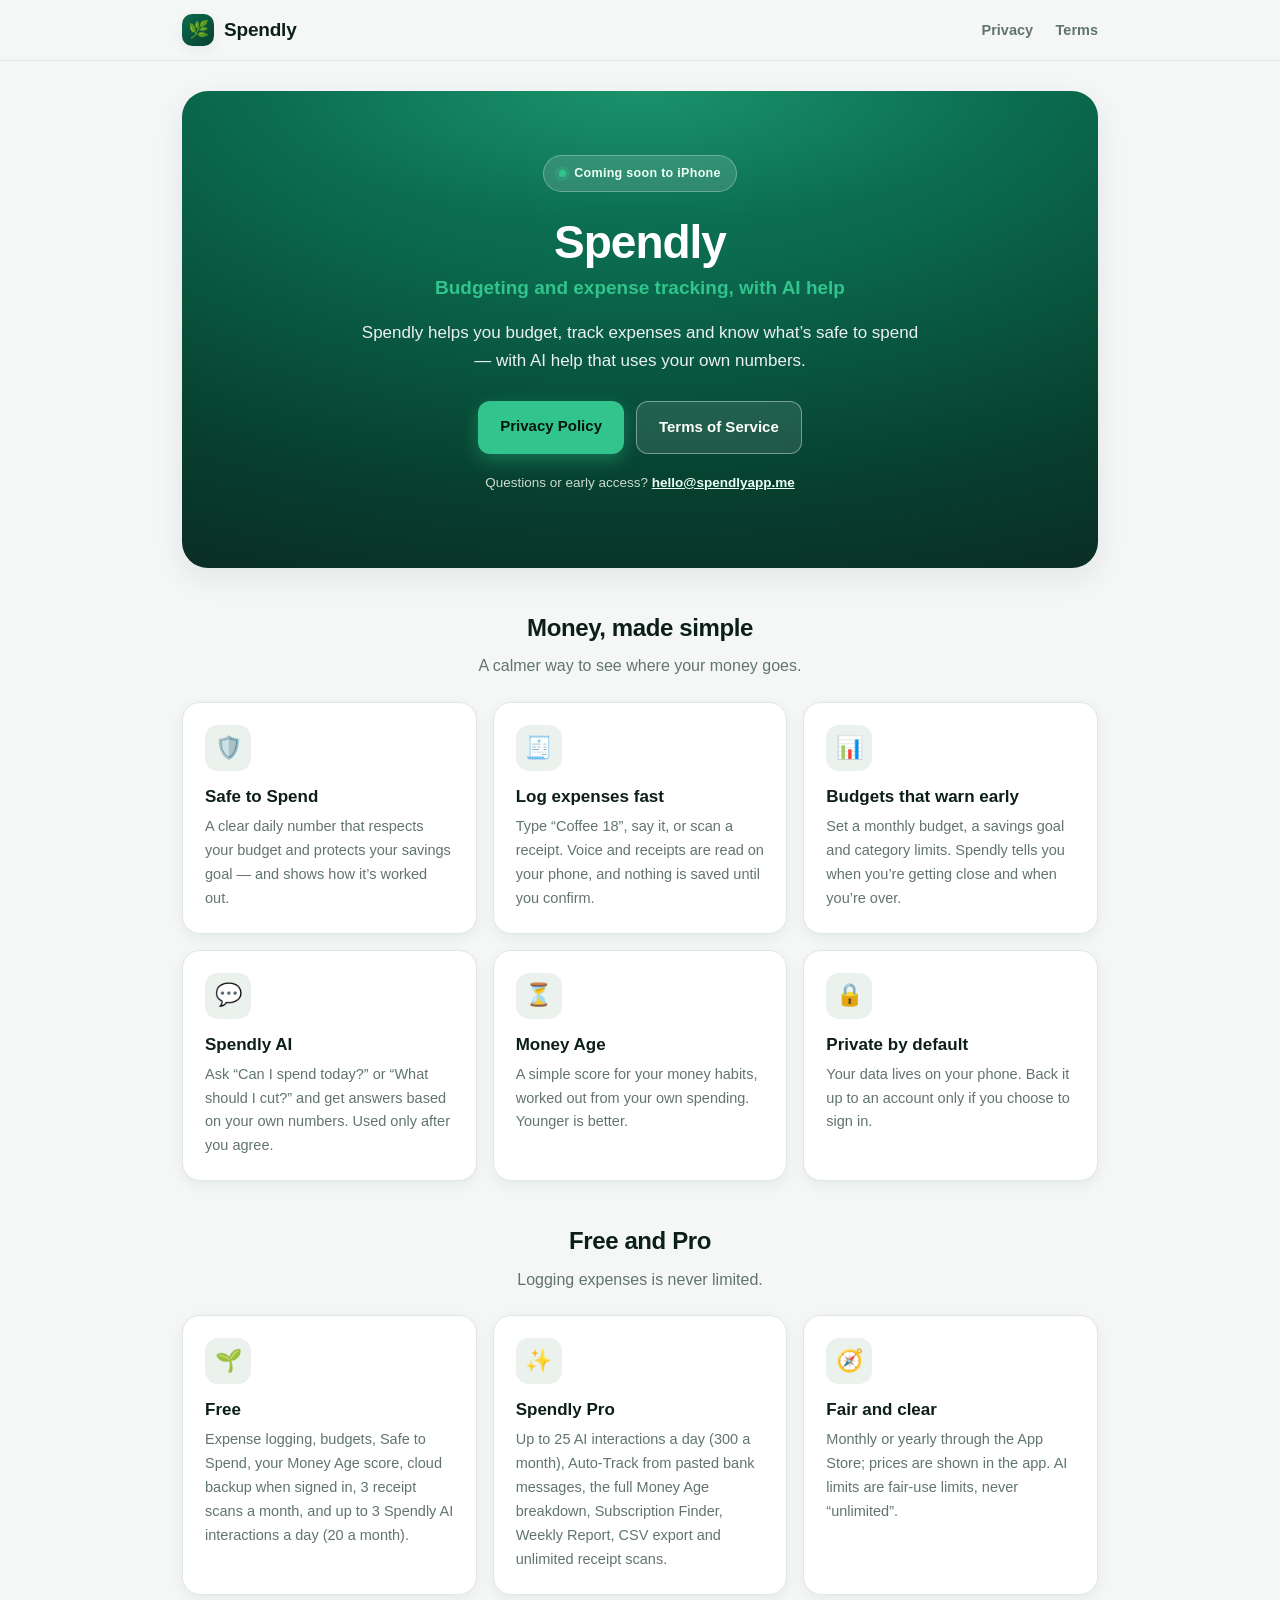
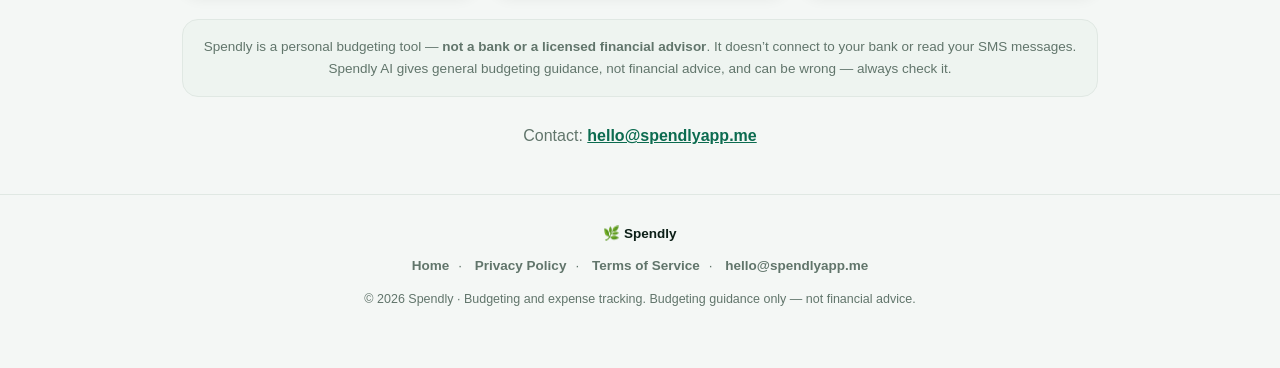
<file: index.html>
<!DOCTYPE html>
<html lang="en">
<head>
  <meta charset="UTF-8" />
  <meta name="viewport" content="width=device-width, initial-scale=1" />
  <title>Spendly — Budgeting and expense tracking, with AI help</title>
  <meta name="description" content="Spendly helps you budget, track expenses and know what’s safe to spend — with AI help that uses your own numbers." />
  <meta name="theme-color" content="#07402f" />
  <link rel="icon" href="/favicon.ico" sizes="32x32" />
  <link rel="icon" type="image/png" href="/favicon-32.png" />
  <link rel="apple-touch-icon" href="/apple-touch-icon.png" />
  <link rel="stylesheet" href="/styles.css?v=2026-10-04" />
</head>
<body>
  <header class="nav">
    <div class="nav-inner">
      <a class="brand" href="/"><span class="leaf">🌿</span> Spendly</a>
      <nav class="nav-links">
        <a href="/privacy">Privacy</a>
        <a href="/terms">Terms</a>
      </nav>
    </div>
  </header>

  <main class="wrap">
    <section class="hero">
      <span class="badge"><span class="dot"></span> Coming soon to iPhone</span>
      <h1>Spendly</h1>
      <p class="tagline">Budgeting and expense tracking, with AI help</p>
      <p class="lead">Spendly helps you budget, track expenses and know what’s safe to spend — with AI help that uses your own numbers.</p>
      <div class="btn-row">
        <a class="btn btn-primary" href="/privacy">Privacy Policy</a>
        <a class="btn btn-ghost" href="/terms">Terms of Service</a>
      </div>
      <p class="notify">Questions or early access? <a href="mailto:hello@spendlyapp.me">hello@spendlyapp.me</a></p>
    </section>

    <div class="section-head">
      <h2>Money, made simple</h2>
      <p>A calmer way to see where your money goes.</p>
    </div>

    <section class="features">
      <div class="feature">
        <div class="icon">🛡️</div>
        <h3>Safe to Spend</h3>
        <p>A clear daily number that respects your budget and protects your savings goal — and shows how it’s worked out.</p>
      </div>
      <div class="feature">
        <div class="icon">🧾</div>
        <h3>Log expenses fast</h3>
        <p>Type “Coffee 18”, say it, or scan a receipt. Voice and receipts are read on your phone, and nothing is saved until you confirm.</p>
      </div>
      <div class="feature">
        <div class="icon">📊</div>
        <h3>Budgets that warn early</h3>
        <p>Set a monthly budget, a savings goal and category limits. Spendly tells you when you’re getting close and when you’re over.</p>
      </div>
      <div class="feature">
        <div class="icon">💬</div>
        <h3>Spendly AI</h3>
        <p>Ask “Can I spend today?” or “What should I cut?” and get answers based on your own numbers. Used only after you agree.</p>
      </div>
      <div class="feature">
        <div class="icon">⏳</div>
        <h3>Money Age</h3>
        <p>A simple score for your money habits, worked out from your own spending. Younger is better.</p>
      </div>
      <div class="feature">
        <div class="icon">🔒</div>
        <h3>Private by default</h3>
        <p>Your data lives on your phone. Back it up to an account only if you choose to sign in.</p>
      </div>
    </section>

    <div class="section-head">
      <h2>Free and Pro</h2>
      <p>Logging expenses is never limited.</p>
    </div>

    <section class="features">
      <div class="feature">
        <div class="icon">🌱</div>
        <h3>Free</h3>
        <p>Expense logging, budgets, Safe to Spend, your Money Age score, cloud backup when signed in, 3 receipt scans a month, and up to 3 Spendly AI interactions a day (20 a month).</p>
      </div>
      <div class="feature">
        <div class="icon">✨</div>
        <h3>Spendly Pro</h3>
        <p>Up to 25 AI interactions a day (300 a month), Auto-Track from pasted bank messages, the full Money Age breakdown, Subscription Finder, Weekly Report, CSV export and unlimited receipt scans.</p>
      </div>
      <div class="feature">
        <div class="icon">🧭</div>
        <h3>Fair and clear</h3>
        <p>Monthly or yearly through the App Store; prices are shown in the app. AI limits are fair-use limits, never “unlimited”.</p>
      </div>
    </section>

    <p class="disclaimer">
      Spendly is a personal budgeting tool — <strong>not a bank or a licensed financial advisor</strong>. It doesn’t connect to your bank or read your SMS messages.
      Spendly AI gives general budgeting guidance, not financial advice, and can be wrong — always check it.
    </p>

    <p class="contact-cta">
      Contact: <a href="mailto:hello@spendlyapp.me">hello@spendlyapp.me</a>
    </p>
  </main>

  <footer class="footer">
    <div class="f-brand">🌿 Spendly</div>
    <div class="f-links">
      <a href="/">Home</a>·
      <a href="/privacy">Privacy Policy</a>·
      <a href="/terms">Terms of Service</a>·
      <a href="mailto:hello@spendlyapp.me">hello@spendlyapp.me</a>
    </div>
    <p class="f-note">© 2026 Spendly · Budgeting and expense tracking. Budgeting guidance only — not financial advice.</p>
  </footer>
</body>
</html>
</file>
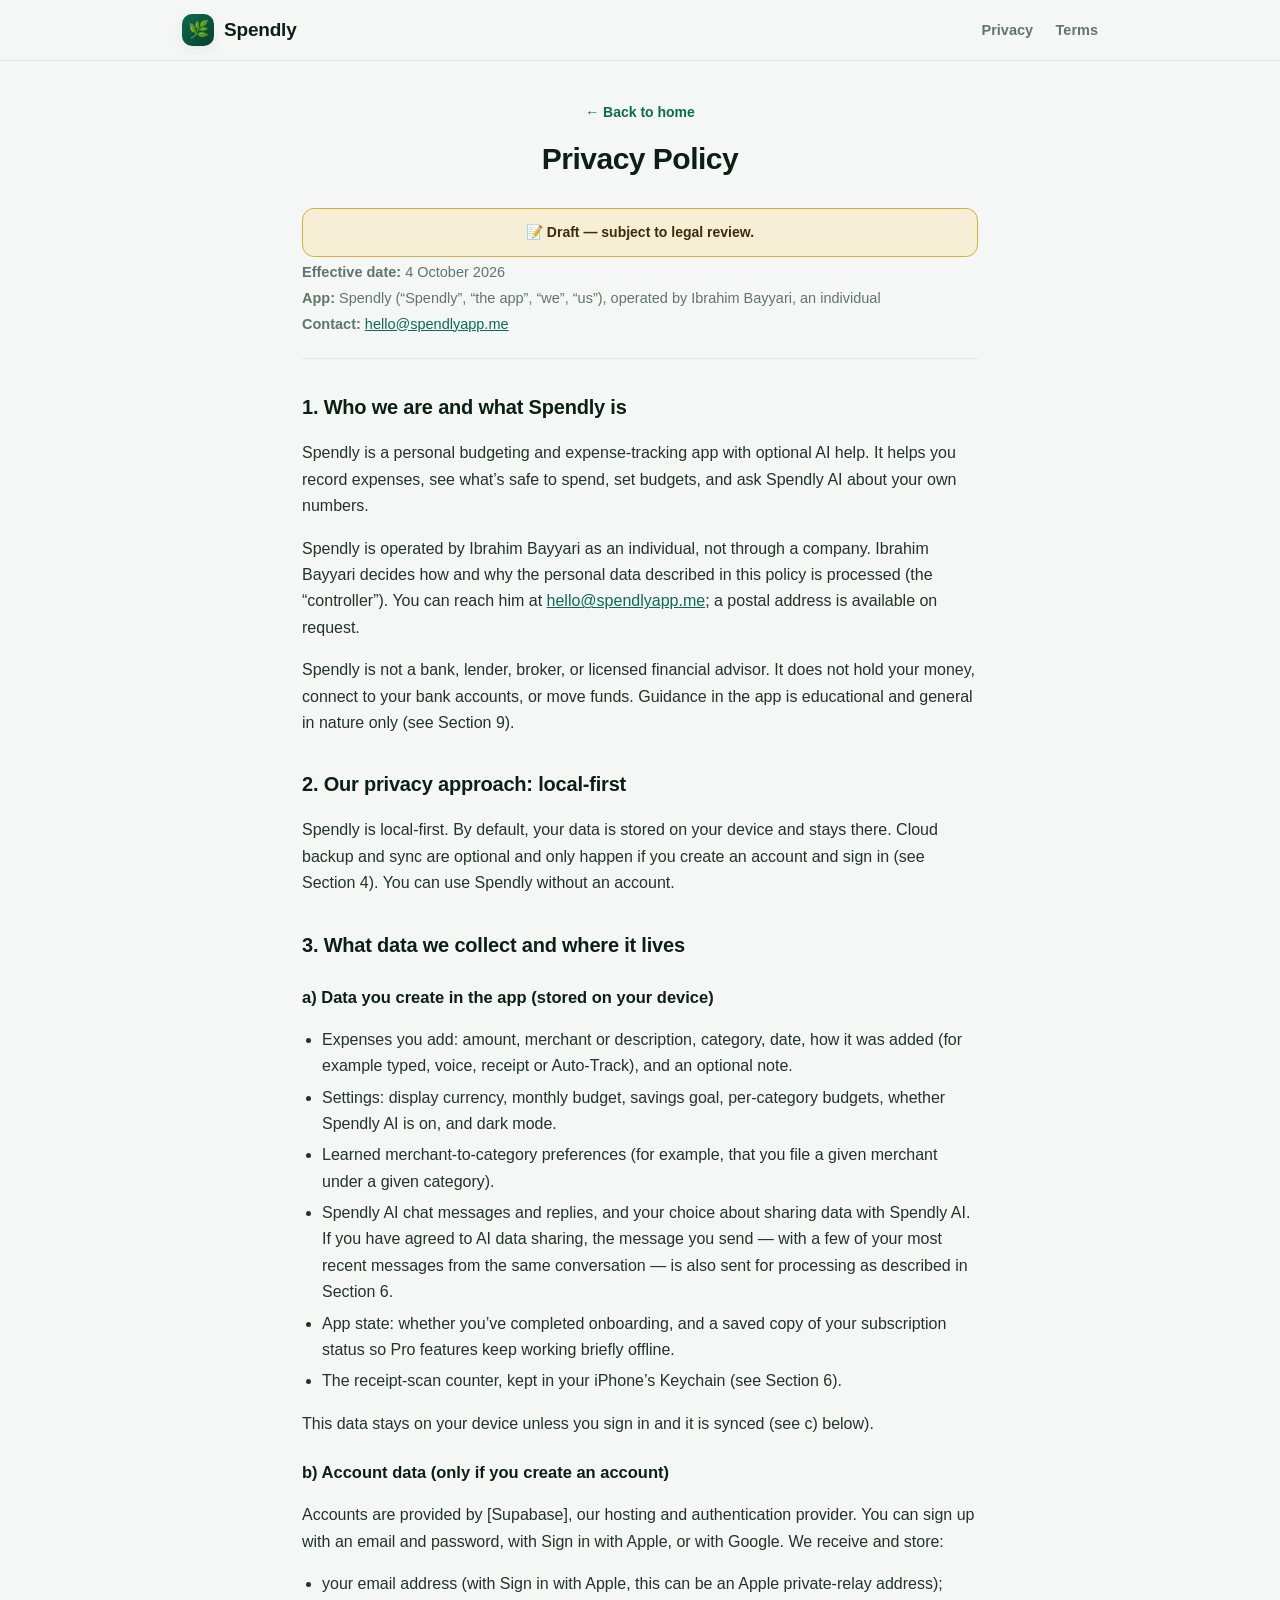
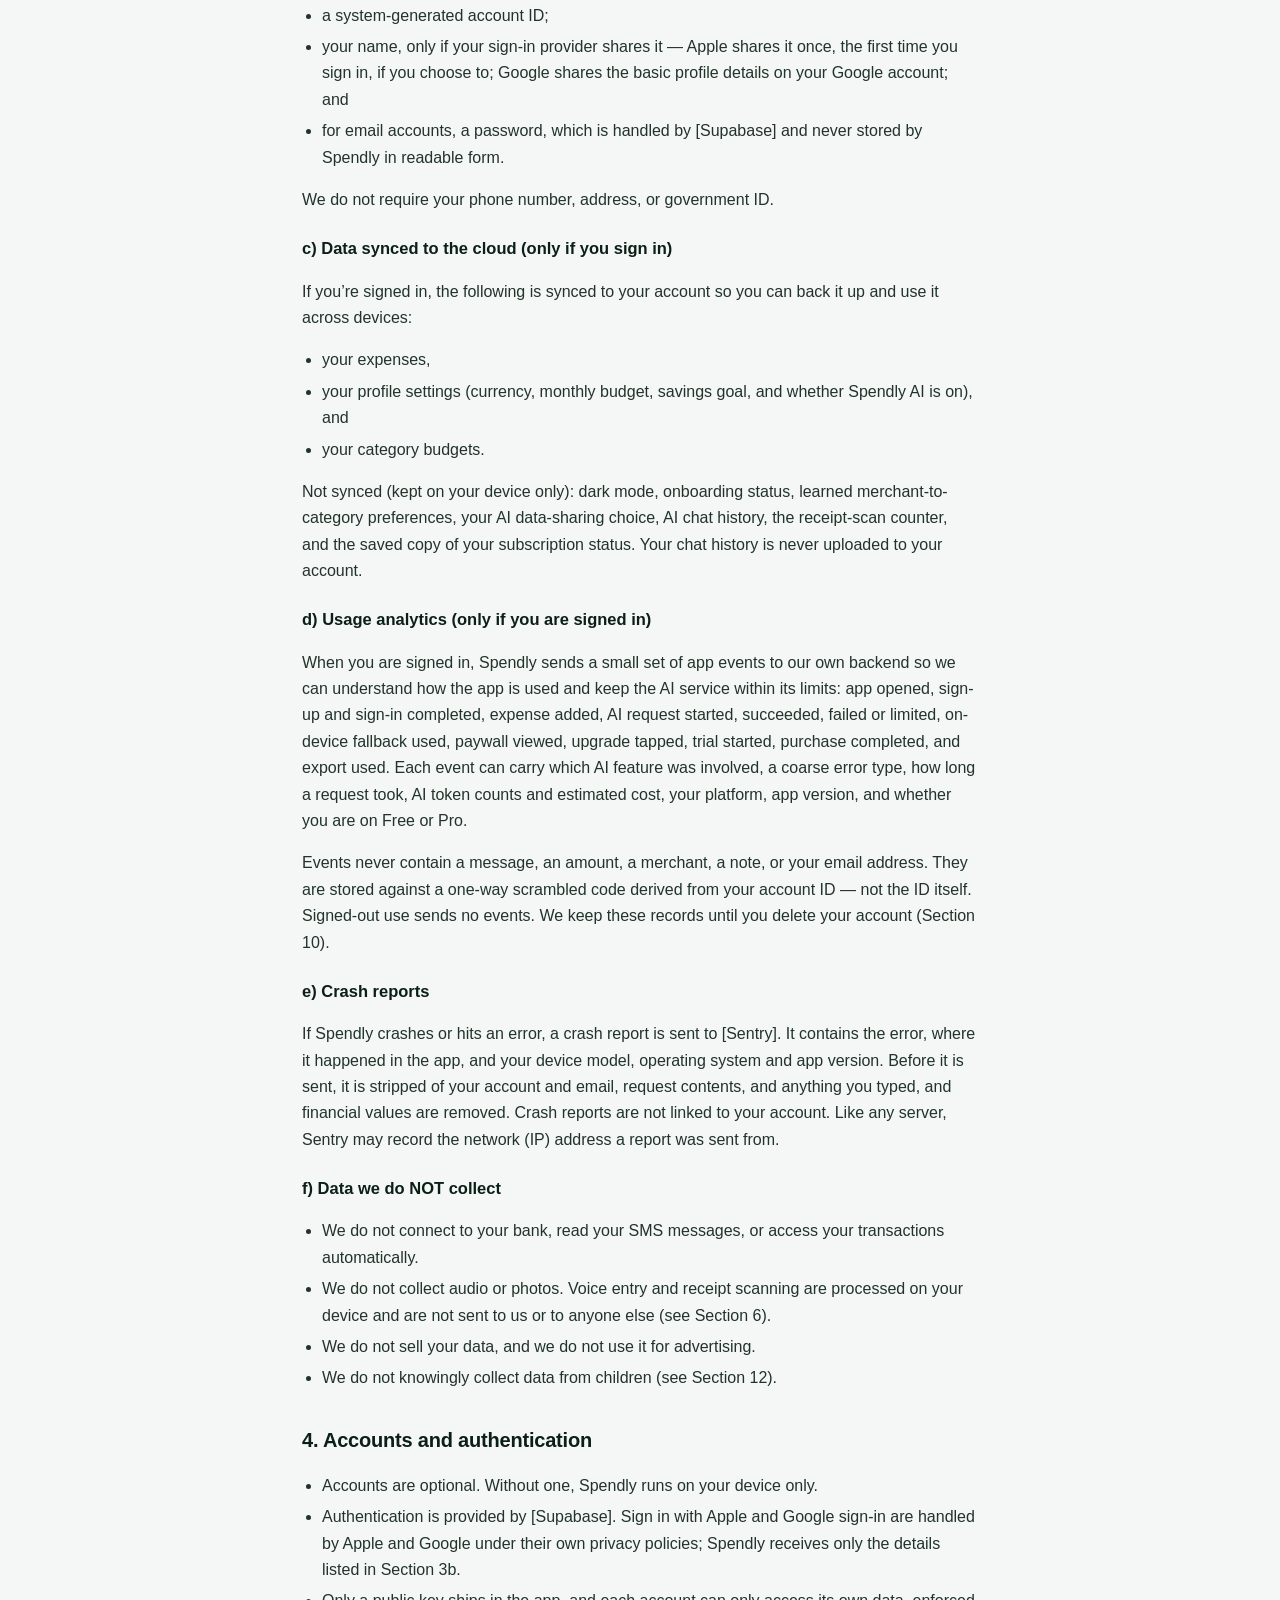
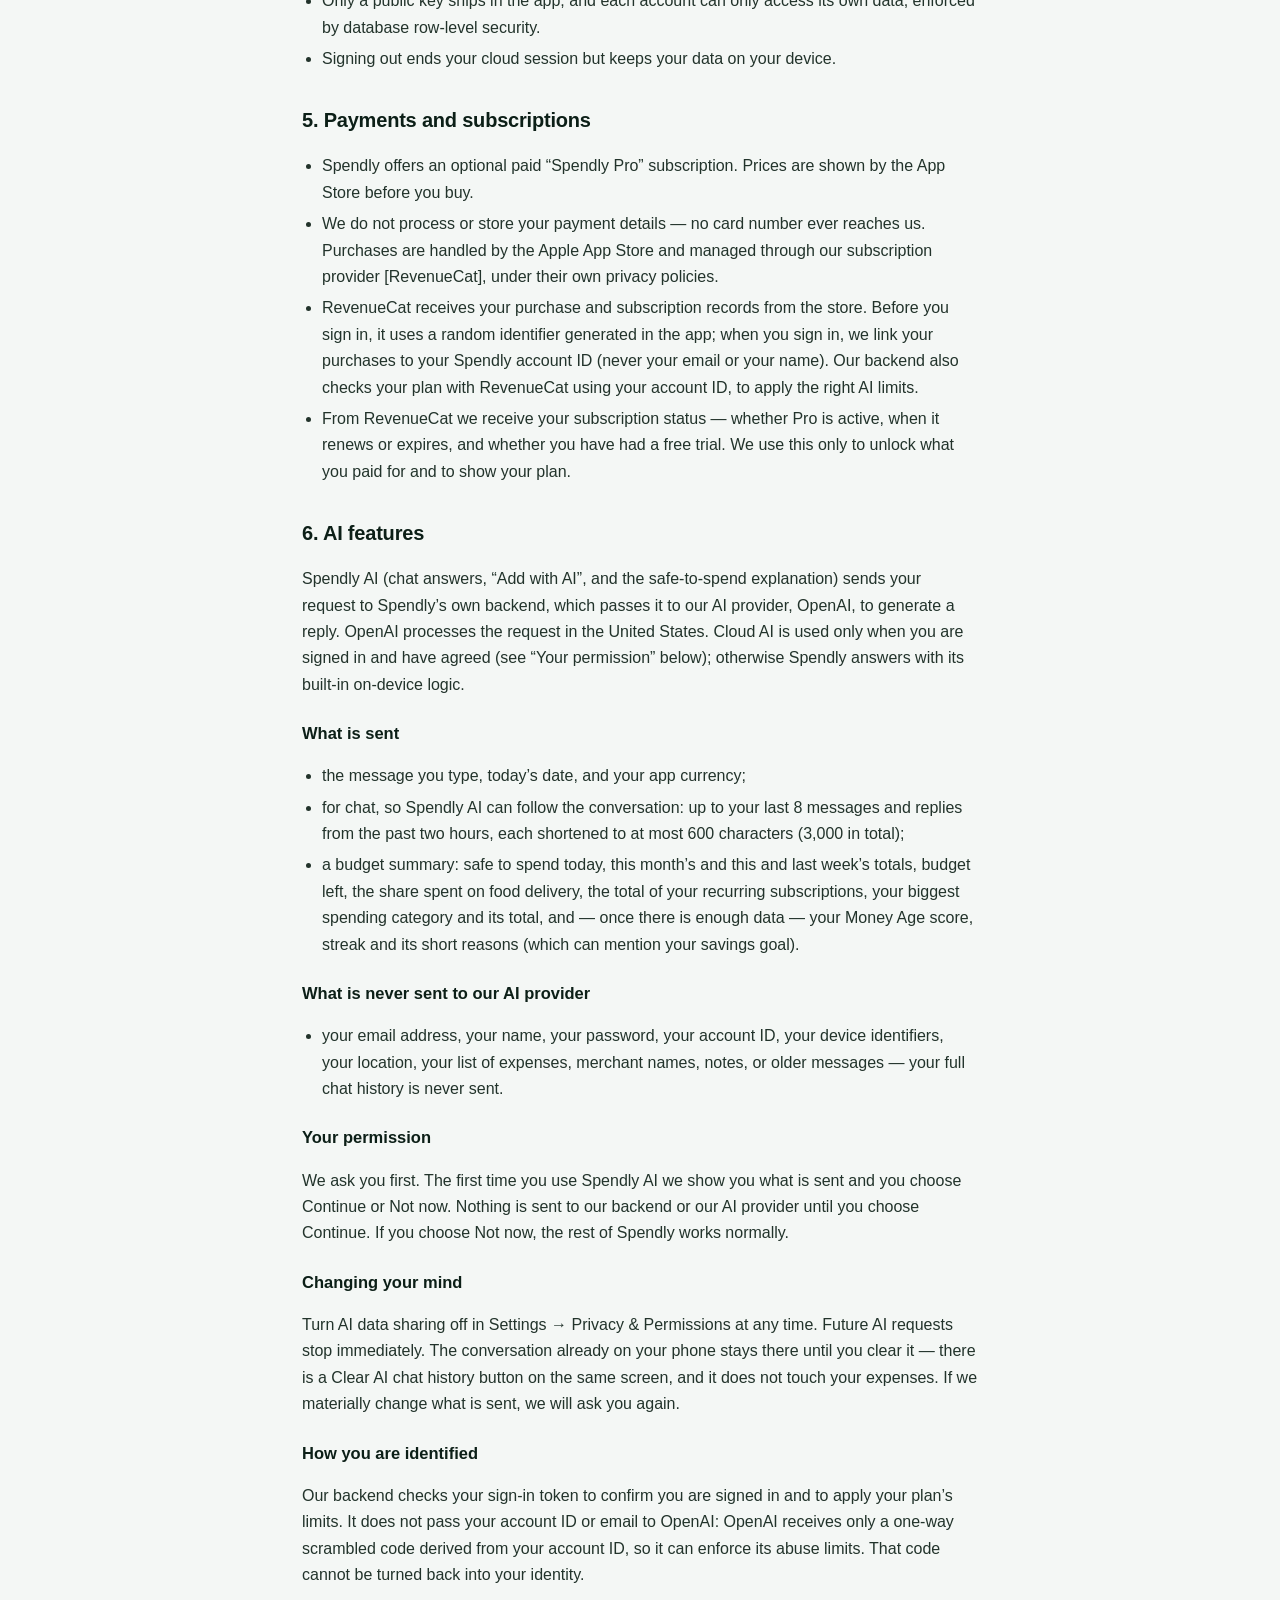
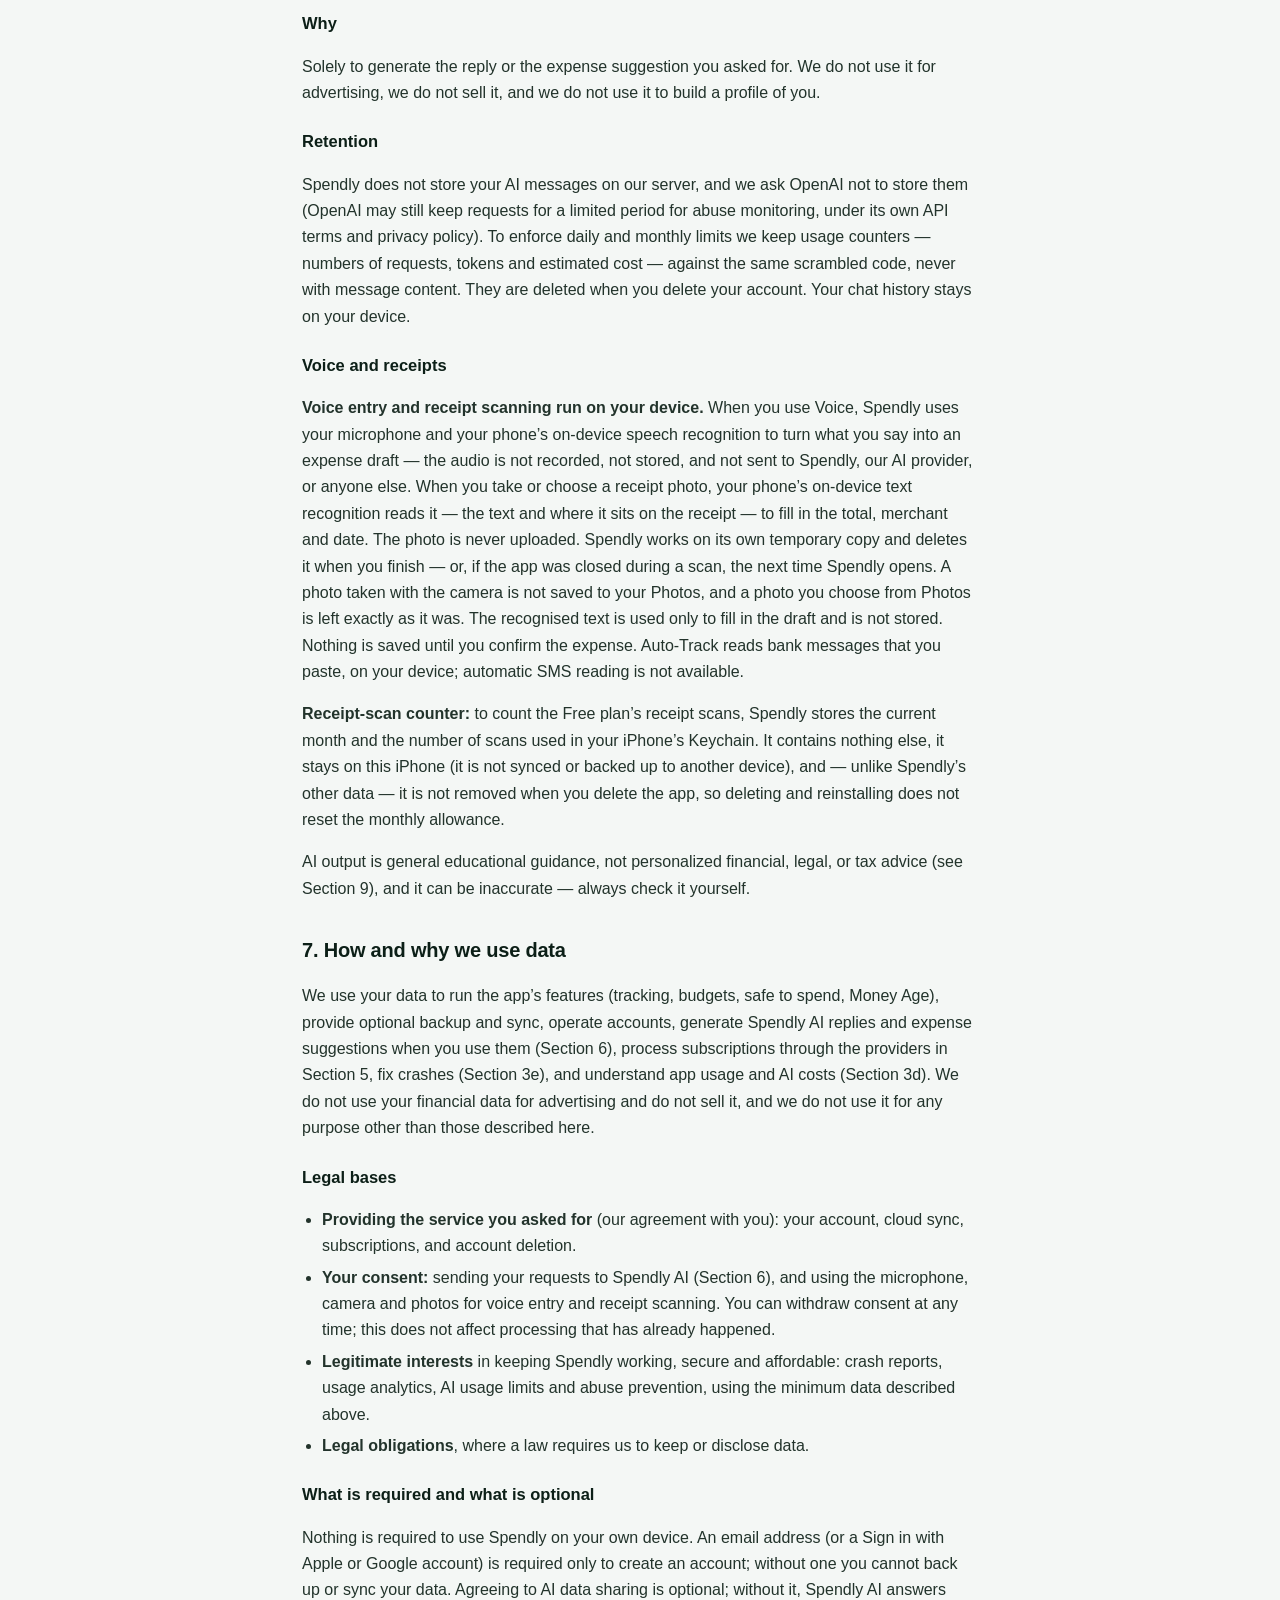
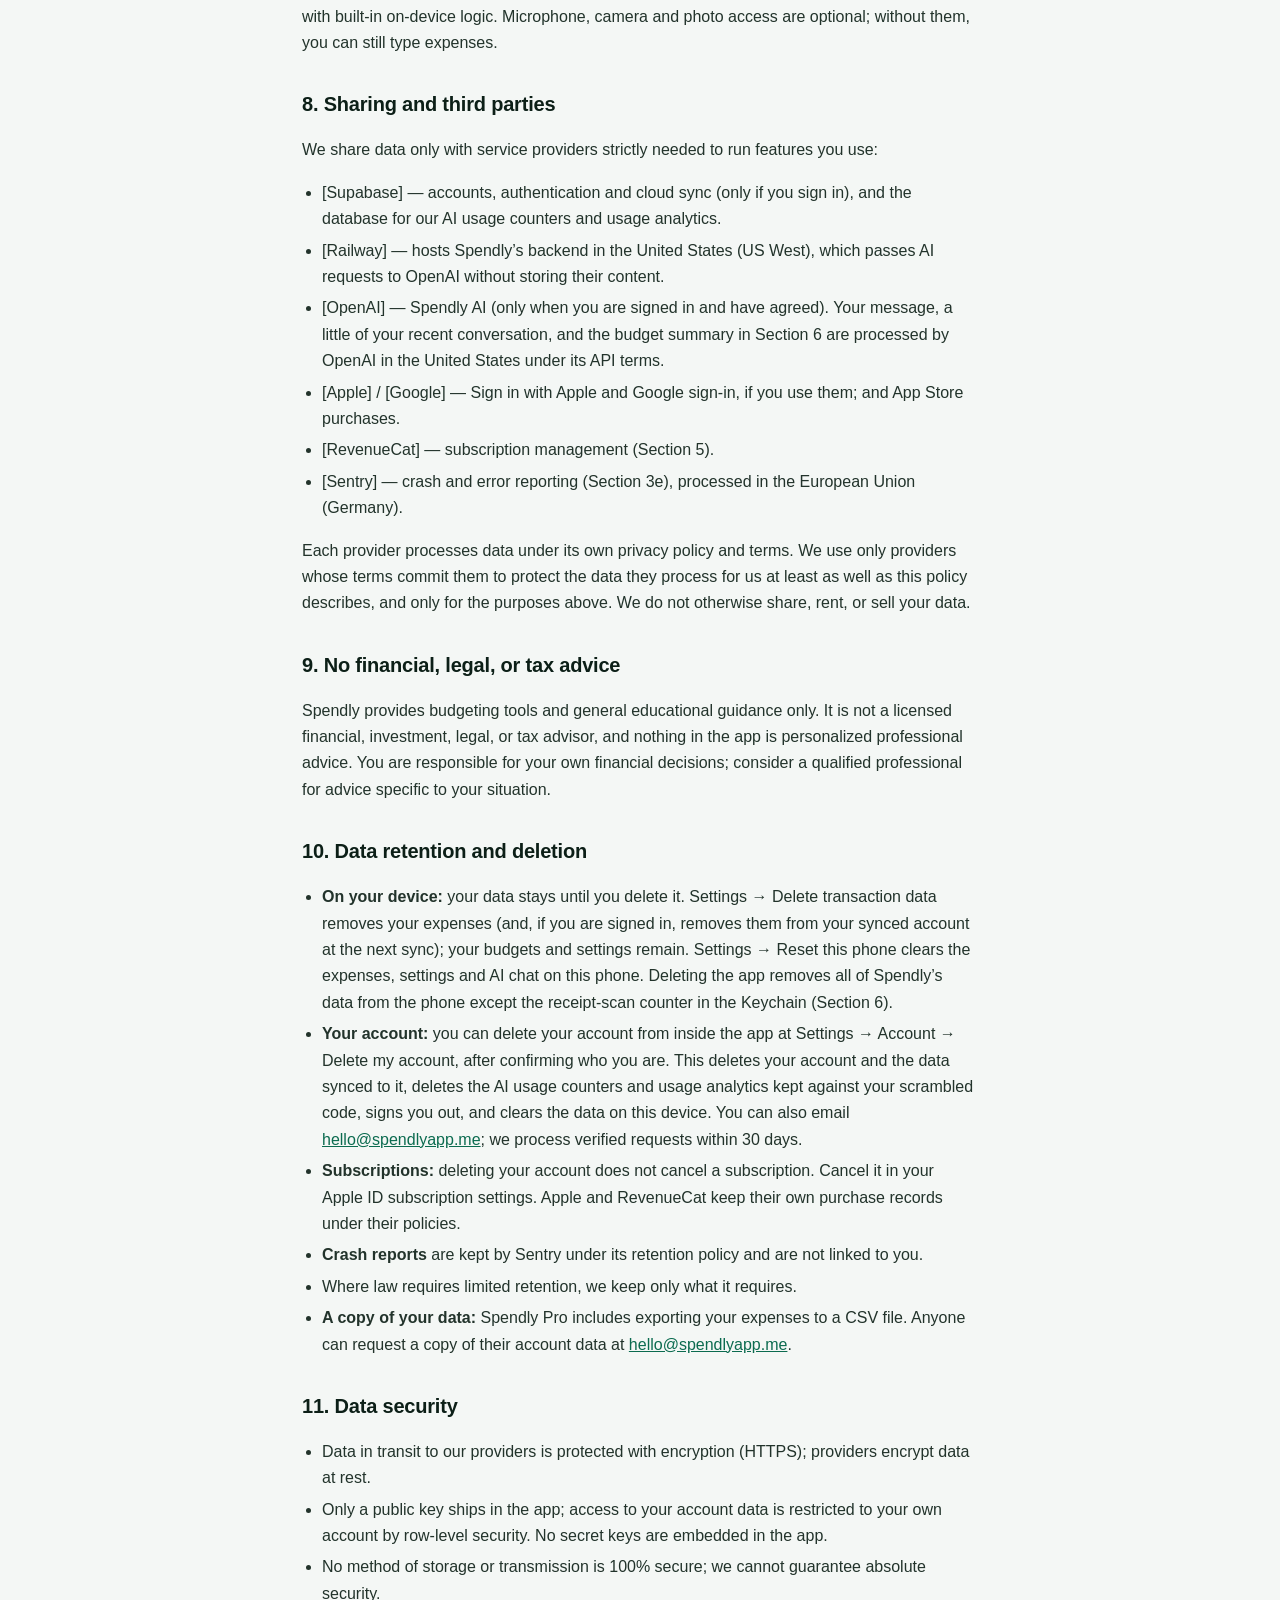
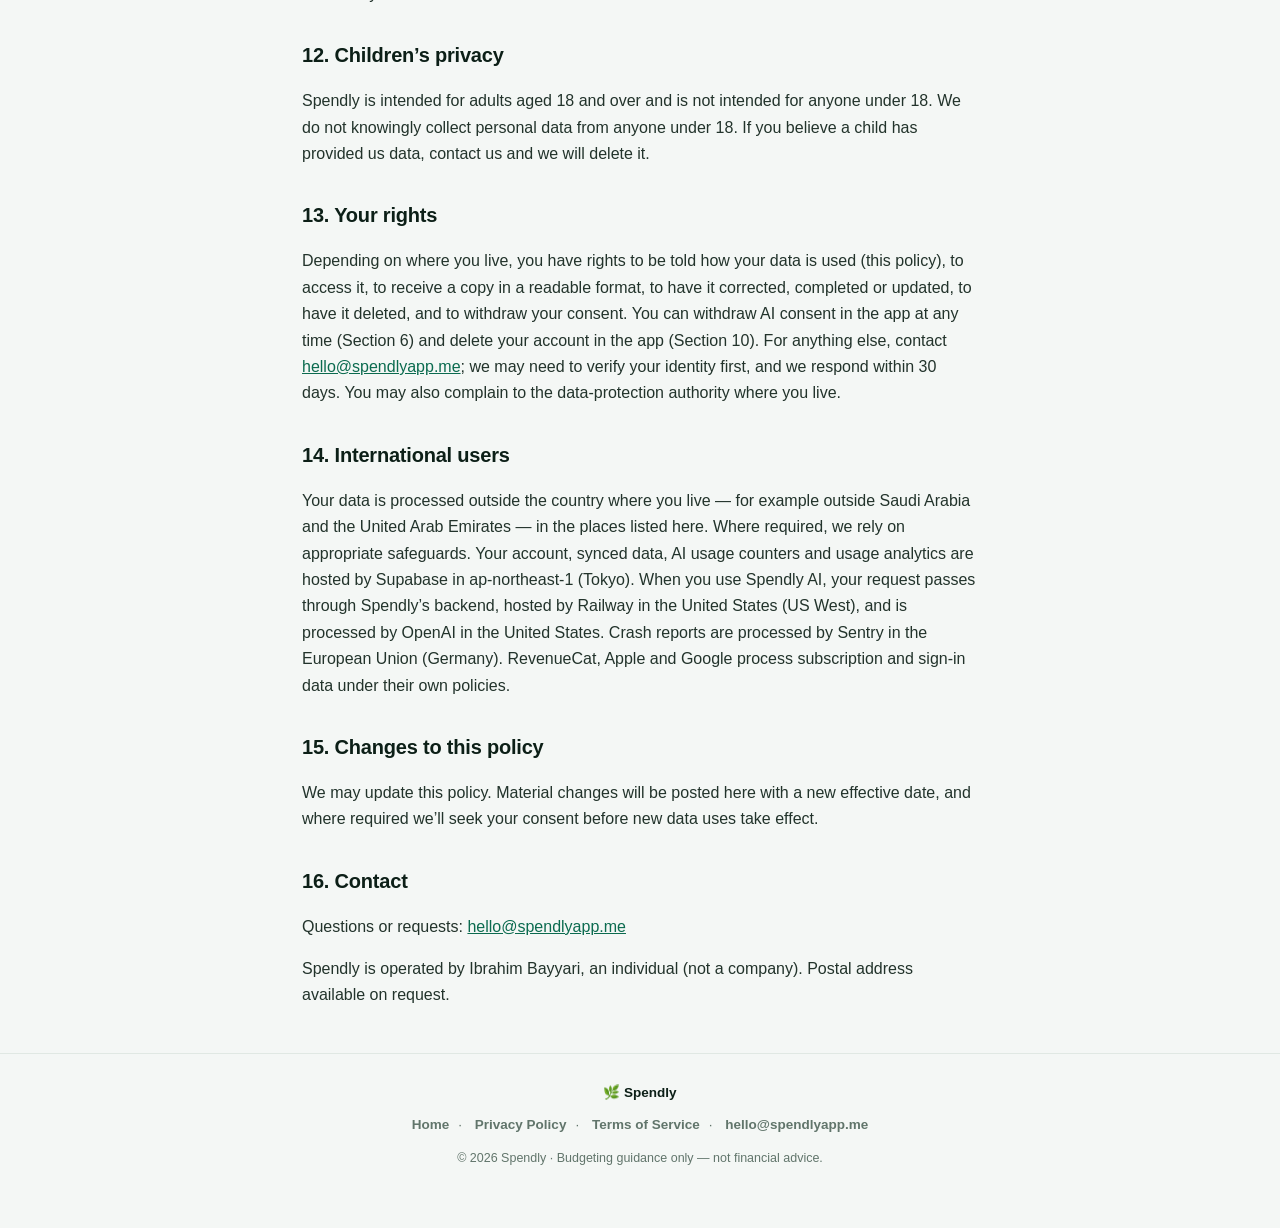
<file: privacy/index.html>
<!DOCTYPE html>
<html lang="en">
<head>
  <meta charset="UTF-8" />
  <meta name="viewport" content="width=device-width, initial-scale=1" />
  <title>Spendly — Privacy Policy</title>
  <meta name="description" content="Spendly Privacy Policy (draft — subject to legal review)." />
  <meta name="theme-color" content="#07402f" />
  <link rel="icon" href="/favicon.ico" sizes="32x32" />
  <link rel="icon" type="image/png" href="/favicon-32.png" />
  <link rel="apple-touch-icon" href="/apple-touch-icon.png" />
  <link rel="stylesheet" href="/styles.css?v=2026-10-04" />
</head>
<body>
  <header class="nav">
    <div class="nav-inner">
      <a class="brand" href="/"><span class="leaf">🌿</span> Spendly</a>
      <nav class="nav-links">
        <a href="/privacy">Privacy</a>
        <a href="/terms">Terms</a>
      </nav>
    </div>
  </header>

  <main class="wrap-read legal">
    <div class="page-head">
      <a class="back-link" href="/">← Back to home</a>
      <h1>Privacy Policy</h1>
    </div>
    <div class="draft-note">📝 Draft — subject to legal review.</div>

    <p class="meta"><strong>Effective date:</strong> 4 October 2026</p>
    <p class="meta"><strong>App:</strong> Spendly (“Spendly”, “the app”, “we”, “us”), operated by Ibrahim Bayyari, an individual</p>
    <p class="meta"><strong>Contact:</strong> <a href="mailto:hello@spendlyapp.me">hello@spendlyapp.me</a></p>
    <hr class="divider" />

    <h2>1. Who we are and what Spendly is</h2>
    <p>Spendly is a personal budgeting and expense-tracking app with optional AI help. It helps you record expenses, see what’s safe to spend, set budgets, and ask Spendly AI about your own numbers.</p>
    <p>Spendly is operated by Ibrahim Bayyari as an individual, not through a company. Ibrahim Bayyari decides how and why the personal data described in this policy is processed (the “controller”). You can reach him at <a href="mailto:hello@spendlyapp.me">hello@spendlyapp.me</a>; a postal address is available on request.</p>
    <p>Spendly is not a bank, lender, broker, or licensed financial advisor. It does not hold your money, connect to your bank accounts, or move funds. Guidance in the app is educational and general in nature only (see Section 9).</p>

    <h2>2. Our privacy approach: local-first</h2>
    <p>Spendly is local-first. By default, your data is stored on your device and stays there. Cloud backup and sync are optional and only happen if you create an account and sign in (see Section 4). You can use Spendly without an account.</p>

    <h2>3. What data we collect and where it lives</h2>
    <h3>a) Data you create in the app (stored on your device)</h3>
    <ul>
      <li>Expenses you add: amount, merchant or description, category, date, how it was added (for example typed, voice, receipt or Auto-Track), and an optional note.</li>
      <li>Settings: display currency, monthly budget, savings goal, per-category budgets, whether Spendly AI is on, and dark mode.</li>
      <li>Learned merchant-to-category preferences (for example, that you file a given merchant under a given category).</li>
      <li>Spendly AI chat messages and replies, and your choice about sharing data with Spendly AI. If you have agreed to AI data sharing, the message you send — with a few of your most recent messages from the same conversation — is also sent for processing as described in Section 6.</li>
      <li>App state: whether you’ve completed onboarding, and a saved copy of your subscription status so Pro features keep working briefly offline.</li>
      <li>The receipt-scan counter, kept in your iPhone’s Keychain (see Section 6).</li>
    </ul>
    <p>This data stays on your device unless you sign in and it is synced (see c) below).</p>

    <h3>b) Account data (only if you create an account)</h3>
    <p>Accounts are provided by [Supabase], our hosting and authentication provider. You can sign up with an email and password, with Sign in with Apple, or with Google. We receive and store:</p>
    <ul>
      <li>your email address (with Sign in with Apple, this can be an Apple private-relay address);</li>
      <li>a system-generated account ID;</li>
      <li>your name, only if your sign-in provider shares it — Apple shares it once, the first time you sign in, if you choose to; Google shares the basic profile details on your Google account; and</li>
      <li>for email accounts, a password, which is handled by [Supabase] and never stored by Spendly in readable form.</li>
    </ul>
    <p>We do not require your phone number, address, or government ID.</p>

    <h3>c) Data synced to the cloud (only if you sign in)</h3>
    <p>If you’re signed in, the following is synced to your account so you can back it up and use it across devices:</p>
    <ul>
      <li>your expenses,</li>
      <li>your profile settings (currency, monthly budget, savings goal, and whether Spendly AI is on), and</li>
      <li>your category budgets.</li>
    </ul>
    <p>Not synced (kept on your device only): dark mode, onboarding status, learned merchant-to-category preferences, your AI data-sharing choice, AI chat history, the receipt-scan counter, and the saved copy of your subscription status. Your chat history is never uploaded to your account.</p>

    <h3>d) Usage analytics (only if you are signed in)</h3>
    <p>When you are signed in, Spendly sends a small set of app events to our own backend so we can understand how the app is used and keep the AI service within its limits: app opened, sign-up and sign-in completed, expense added, AI request started, succeeded, failed or limited, on-device fallback used, paywall viewed, upgrade tapped, trial started, purchase completed, and export used. Each event can carry which AI feature was involved, a coarse error type, how long a request took, AI token counts and estimated cost, your platform, app version, and whether you are on Free or Pro.</p>
    <p>Events never contain a message, an amount, a merchant, a note, or your email address. They are stored against a one-way scrambled code derived from your account ID — not the ID itself. Signed-out use sends no events. We keep these records until you delete your account (Section 10).</p>

    <h3>e) Crash reports</h3>
    <p>If Spendly crashes or hits an error, a crash report is sent to [Sentry]. It contains the error, where it happened in the app, and your device model, operating system and app version. Before it is sent, it is stripped of your account and email, request contents, and anything you typed, and financial values are removed. Crash reports are not linked to your account. Like any server, Sentry may record the network (IP) address a report was sent from.</p>

    <h3>f) Data we do NOT collect</h3>
    <ul>
      <li>We do not connect to your bank, read your SMS messages, or access your transactions automatically.</li>
      <li>We do not collect audio or photos. Voice entry and receipt scanning are processed on your device and are not sent to us or to anyone else (see Section 6).</li>
      <li>We do not sell your data, and we do not use it for advertising.</li>
      <li>We do not knowingly collect data from children (see Section 12).</li>
    </ul>

    <h2>4. Accounts and authentication</h2>
    <ul>
      <li>Accounts are optional. Without one, Spendly runs on your device only.</li>
      <li>Authentication is provided by [Supabase]. Sign in with Apple and Google sign-in are handled by Apple and Google under their own privacy policies; Spendly receives only the details listed in Section 3b.</li>
      <li>Only a public key ships in the app, and each account can only access its own data, enforced by database row-level security.</li>
      <li>Signing out ends your cloud session but keeps your data on your device.</li>
    </ul>

    <h2>5. Payments and subscriptions</h2>
    <ul>
      <li>Spendly offers an optional paid “Spendly Pro” subscription. Prices are shown by the App Store before you buy.</li>
      <li>We do not process or store your payment details — no card number ever reaches us. Purchases are handled by the Apple App Store and managed through our subscription provider [RevenueCat], under their own privacy policies.</li>
      <li>RevenueCat receives your purchase and subscription records from the store. Before you sign in, it uses a random identifier generated in the app; when you sign in, we link your purchases to your Spendly account ID (never your email or your name). Our backend also checks your plan with RevenueCat using your account ID, to apply the right AI limits.</li>
      <li>From RevenueCat we receive your subscription status — whether Pro is active, when it renews or expires, and whether you have had a free trial. We use this only to unlock what you paid for and to show your plan.</li>
    </ul>

    <h2>6. AI features</h2>
    <p>Spendly AI (chat answers, “Add with AI”, and the safe-to-spend explanation) sends your request to Spendly’s own backend, which passes it to our AI provider, OpenAI, to generate a reply. OpenAI processes the request in the United States. Cloud AI is used only when you are signed in and have agreed (see “Your permission” below); otherwise Spendly answers with its built-in on-device logic.</p>
    <h3>What is sent</h3>
    <ul>
      <li>the message you type, today’s date, and your app currency;</li>
      <li>for chat, so Spendly AI can follow the conversation: up to your last 8 messages and replies from the past two hours, each shortened to at most 600 characters (3,000 in total);</li>
      <li>a budget summary: safe to spend today, this month’s and this and last week’s totals, budget left, the share spent on food delivery, the total of your recurring subscriptions, your biggest spending category and its total, and — once there is enough data — your Money Age score, streak and its short reasons (which can mention your savings goal).</li>
    </ul>
    <h3>What is never sent to our AI provider</h3>
    <ul>
      <li>your email address, your name, your password, your account ID, your device identifiers, your location, your list of expenses, merchant names, notes, or older messages — your full chat history is never sent.</li>
    </ul>
    <h3>Your permission</h3>
    <p>We ask you first. The first time you use Spendly AI we show you what is sent and you choose Continue or Not now. Nothing is sent to our backend or our AI provider until you choose Continue. If you choose Not now, the rest of Spendly works normally.</p>
    <h3>Changing your mind</h3>
    <p>Turn AI data sharing off in Settings → Privacy &amp; Permissions at any time. Future AI requests stop immediately. The conversation already on your phone stays there until you clear it — there is a Clear AI chat history button on the same screen, and it does not touch your expenses. If we materially change what is sent, we will ask you again.</p>
    <h3>How you are identified</h3>
    <p>Our backend checks your sign-in token to confirm you are signed in and to apply your plan’s limits. It does not pass your account ID or email to OpenAI: OpenAI receives only a one-way scrambled code derived from your account ID, so it can enforce its abuse limits. That code cannot be turned back into your identity.</p>
    <h3>Why</h3>
    <p>Solely to generate the reply or the expense suggestion you asked for. We do not use it for advertising, we do not sell it, and we do not use it to build a profile of you.</p>
    <h3>Retention</h3>
    <p>Spendly does not store your AI messages on our server, and we ask OpenAI not to store them (OpenAI may still keep requests for a limited period for abuse monitoring, under its own API terms and privacy policy). To enforce daily and monthly limits we keep usage counters — numbers of requests, tokens and estimated cost — against the same scrambled code, never with message content. They are deleted when you delete your account. Your chat history stays on your device.</p>
    <h3>Voice and receipts</h3>
    <p><strong>Voice entry and receipt scanning run on your device.</strong> When you use Voice, Spendly uses your microphone and your phone’s on-device speech recognition to turn what you say into an expense draft — the audio is not recorded, not stored, and not sent to Spendly, our AI provider, or anyone else. When you take or choose a receipt photo, your phone’s on-device text recognition reads it — the text and where it sits on the receipt — to fill in the total, merchant and date. The photo is never uploaded. Spendly works on its own temporary copy and deletes it when you finish — or, if the app was closed during a scan, the next time Spendly opens. A photo taken with the camera is not saved to your Photos, and a photo you choose from Photos is left exactly as it was. The recognised text is used only to fill in the draft and is not stored. Nothing is saved until you confirm the expense. Auto-Track reads bank messages that you paste, on your device; automatic SMS reading is not available.</p>
    <p><strong>Receipt-scan counter:</strong> to count the Free plan’s receipt scans, Spendly stores the current month and the number of scans used in your iPhone’s Keychain. It contains nothing else, it stays on this iPhone (it is not synced or backed up to another device), and — unlike Spendly’s other data — it is not removed when you delete the app, so deleting and reinstalling does not reset the monthly allowance.</p>
    <p>AI output is general educational guidance, not personalized financial, legal, or tax advice (see Section 9), and it can be inaccurate — always check it yourself.</p>

    <h2>7. How and why we use data</h2>
    <p>We use your data to run the app’s features (tracking, budgets, safe to spend, Money Age), provide optional backup and sync, operate accounts, generate Spendly AI replies and expense suggestions when you use them (Section 6), process subscriptions through the providers in Section 5, fix crashes (Section 3e), and understand app usage and AI costs (Section 3d). We do not use your financial data for advertising and do not sell it, and we do not use it for any purpose other than those described here.</p>
    <h3>Legal bases</h3>
    <ul>
      <li><strong>Providing the service you asked for</strong> (our agreement with you): your account, cloud sync, subscriptions, and account deletion.</li>
      <li><strong>Your consent:</strong> sending your requests to Spendly AI (Section 6), and using the microphone, camera and photos for voice entry and receipt scanning. You can withdraw consent at any time; this does not affect processing that has already happened.</li>
      <li><strong>Legitimate interests</strong> in keeping Spendly working, secure and affordable: crash reports, usage analytics, AI usage limits and abuse prevention, using the minimum data described above.</li>
      <li><strong>Legal obligations</strong>, where a law requires us to keep or disclose data.</li>
    </ul>
    <h3>What is required and what is optional</h3>
    <p>Nothing is required to use Spendly on your own device. An email address (or a Sign in with Apple or Google account) is required only to create an account; without one you cannot back up or sync your data. Agreeing to AI data sharing is optional; without it, Spendly AI answers with built-in on-device logic. Microphone, camera and photo access are optional; without them, you can still type expenses.

    <h2>8. Sharing and third parties</h2>
    <p>We share data only with service providers strictly needed to run features you use:</p>
    <ul>
      <li>[Supabase] — accounts, authentication and cloud sync (only if you sign in), and the database for our AI usage counters and usage analytics.</li>
      <li>[Railway] — hosts Spendly’s backend in the United States (US West), which passes AI requests to OpenAI without storing their content.</li>
      <li>[OpenAI] — Spendly AI (only when you are signed in and have agreed). Your message, a little of your recent conversation, and the budget summary in Section 6 are processed by OpenAI in the United States under its API terms.</li>
      <li>[Apple] / [Google] — Sign in with Apple and Google sign-in, if you use them; and App Store purchases.</li>
      <li>[RevenueCat] — subscription management (Section 5).</li>
      <li>[Sentry] — crash and error reporting (Section 3e), processed in the European Union (Germany).</li>
    </ul>
    <p>Each provider processes data under its own privacy policy and terms. We use only providers whose terms commit them to protect the data they process for us at least as well as this policy describes, and only for the purposes above. We do not otherwise share, rent, or sell your data.</p>

    <h2>9. No financial, legal, or tax advice</h2>
    <p>Spendly provides budgeting tools and general educational guidance only. It is not a licensed financial, investment, legal, or tax advisor, and nothing in the app is personalized professional advice. You are responsible for your own financial decisions; consider a qualified professional for advice specific to your situation.</p>

    <h2>10. Data retention and deletion</h2>
    <ul>
      <li><strong>On your device:</strong> your data stays until you delete it. Settings → Delete transaction data removes your expenses (and, if you are signed in, removes them from your synced account at the next sync); your budgets and settings remain. Settings → Reset this phone clears the expenses, settings and AI chat on this phone. Deleting the app removes all of Spendly’s data from the phone except the receipt-scan counter in the Keychain (Section 6).</li>
      <li><strong>Your account:</strong> you can delete your account from inside the app at Settings → Account → Delete my account, after confirming who you are. This deletes your account and the data synced to it, deletes the AI usage counters and usage analytics kept against your scrambled code, signs you out, and clears the data on this device. You can also email <a href="mailto:hello@spendlyapp.me">hello@spendlyapp.me</a>; we process verified requests within 30 days.</li>
      <li><strong>Subscriptions:</strong> deleting your account does not cancel a subscription. Cancel it in your Apple ID subscription settings. Apple and RevenueCat keep their own purchase records under their policies.</li>
      <li><strong>Crash reports</strong> are kept by Sentry under its retention policy and are not linked to you.</li>
      <li>Where law requires limited retention, we keep only what it requires.</li>
      <li><strong>A copy of your data:</strong> Spendly Pro includes exporting your expenses to a CSV file. Anyone can request a copy of their account data at <a href="mailto:hello@spendlyapp.me">hello@spendlyapp.me</a>.</li>
    </ul>

    <h2>11. Data security</h2>
    <ul>
      <li>Data in transit to our providers is protected with encryption (HTTPS); providers encrypt data at rest.</li>
      <li>Only a public key ships in the app; access to your account data is restricted to your own account by row-level security. No secret keys are embedded in the app.</li>
      <li>No method of storage or transmission is 100% secure; we cannot guarantee absolute security.</li>
    </ul>

    <h2>12. Children’s privacy</h2>
    <p>Spendly is intended for adults aged 18 and over and is not intended for anyone under 18. We do not knowingly collect personal data from anyone under 18. If you believe a child has provided us data, contact us and we will delete it.</p>

    <h2>13. Your rights</h2>
    <p>Depending on where you live, you have rights to be told how your data is used (this policy), to access it, to receive a copy in a readable format, to have it corrected, completed or updated, to have it deleted, and to withdraw your consent. You can withdraw AI consent in the app at any time (Section 6) and delete your account in the app (Section 10). For anything else, contact <a href="mailto:hello@spendlyapp.me">hello@spendlyapp.me</a>; we may need to verify your identity first, and we respond within 30 days. You may also complain to the data-protection authority where you live.</p>

    <h2>14. International users</h2>
    <p>Your data is processed outside the country where you live — for example outside Saudi Arabia and the United Arab Emirates — in the places listed here. Where required, we rely on appropriate safeguards. Your account, synced data, AI usage counters and usage analytics are hosted by Supabase in ap-northeast-1 (Tokyo). When you use Spendly AI, your request passes through Spendly’s backend, hosted by Railway in the United States (US West), and is processed by OpenAI in the United States. Crash reports are processed by Sentry in the European Union (Germany). RevenueCat, Apple and Google process subscription and sign-in data under their own policies.</p>

    <h2>15. Changes to this policy</h2>
    <p>We may update this policy. Material changes will be posted here with a new effective date, and where required we’ll seek your consent before new data uses take effect.</p>

    <h2>16. Contact</h2>
    <p>Questions or requests: <a href="mailto:hello@spendlyapp.me">hello@spendlyapp.me</a></p>
    <p>Spendly is operated by Ibrahim Bayyari, an individual (not a company). Postal address available on request.</p>
  </main>

  <footer class="footer">
    <div class="f-brand">🌿 Spendly</div>
    <div class="f-links">
      <a href="/">Home</a>·
      <a href="/privacy">Privacy Policy</a>·
      <a href="/terms">Terms of Service</a>·
      <a href="mailto:hello@spendlyapp.me">hello@spendlyapp.me</a>
    </div>
    <p class="f-note">© 2026 Spendly · Budgeting guidance only — not financial advice.</p>
  </footer>
</body>
</html>
</file>
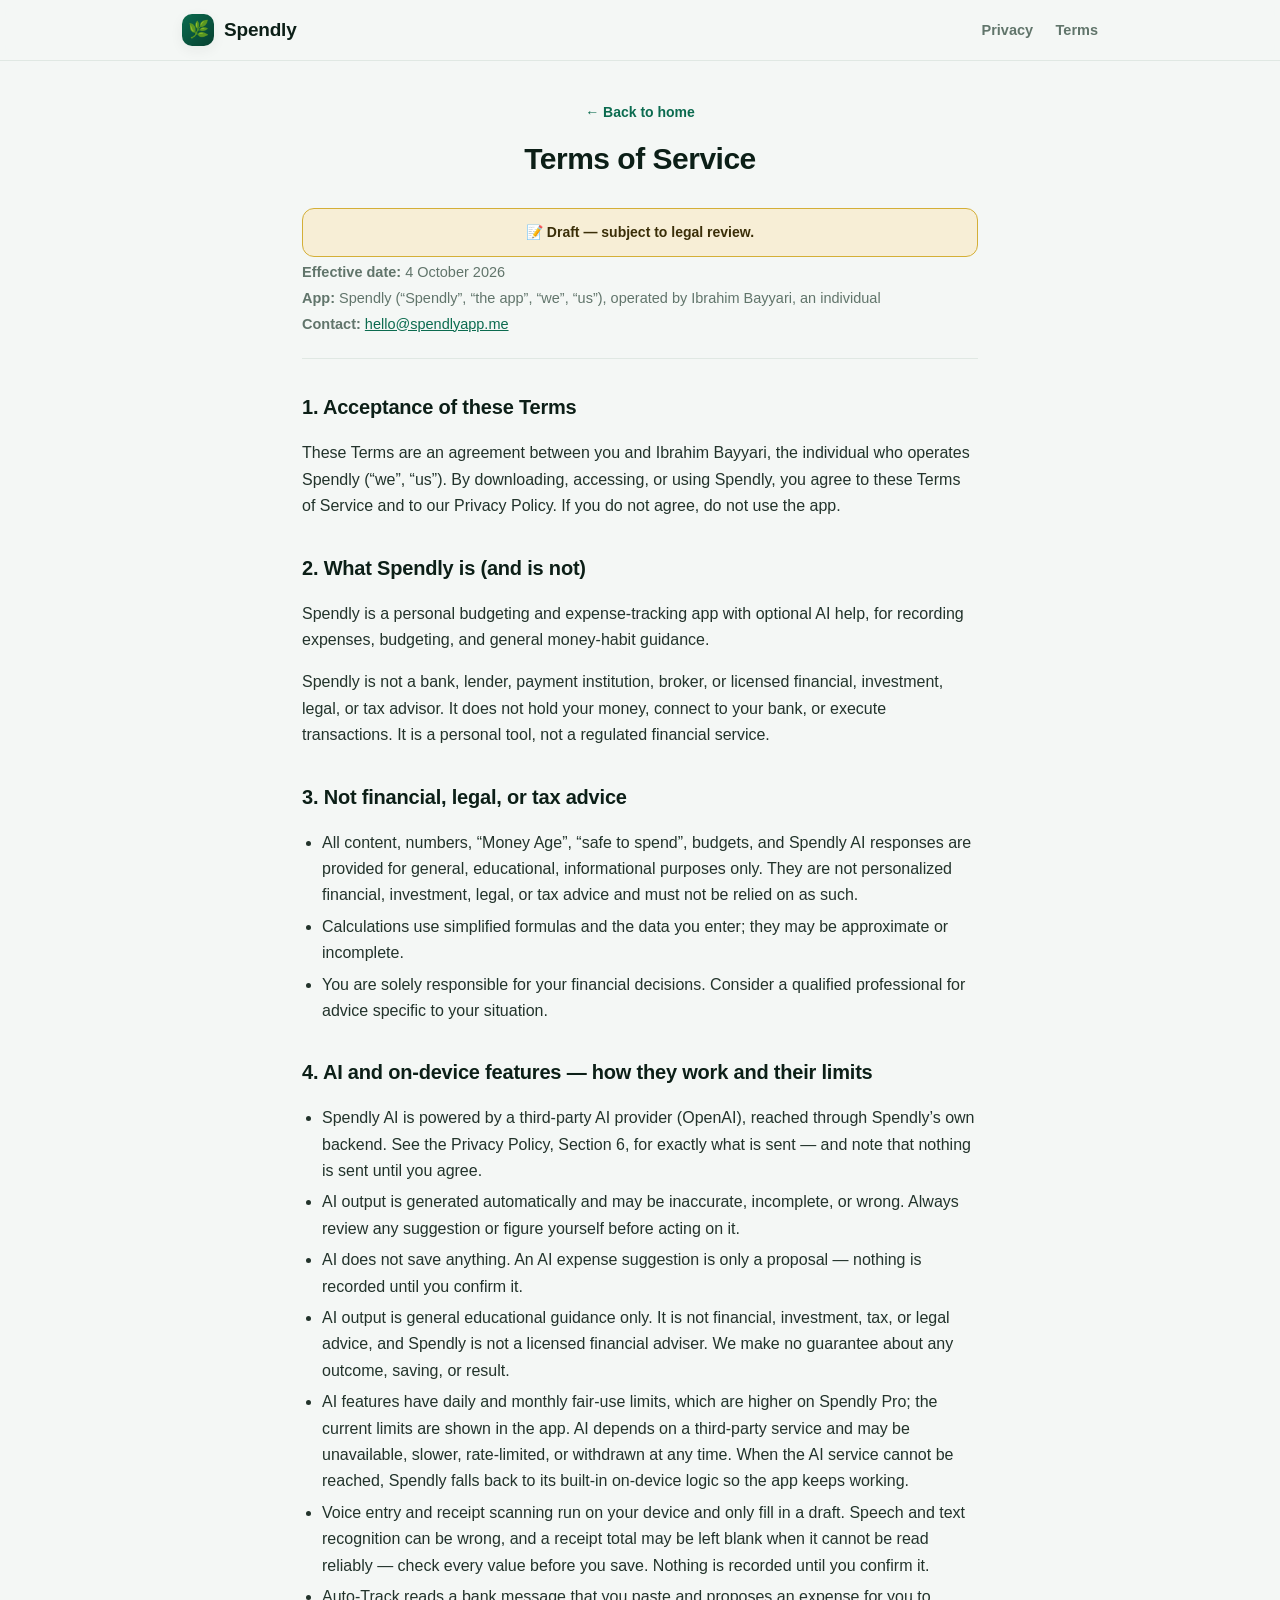
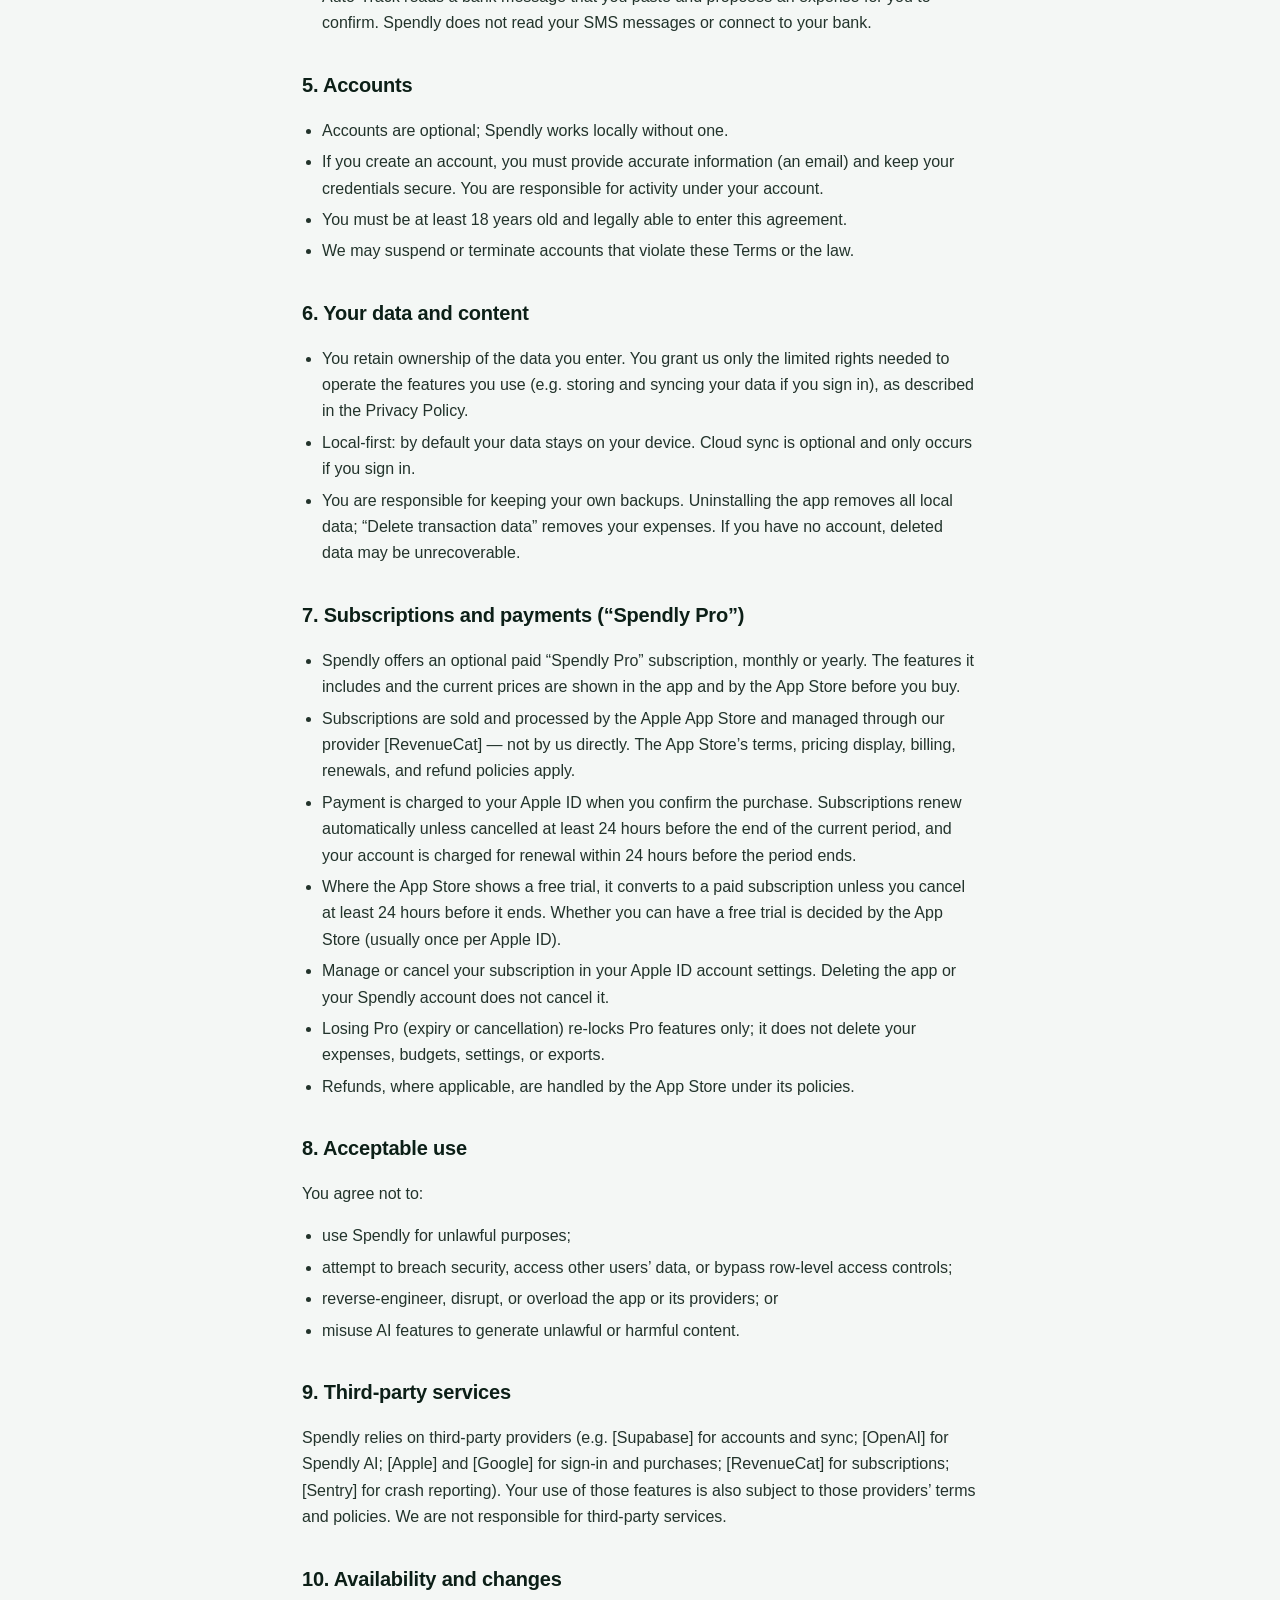
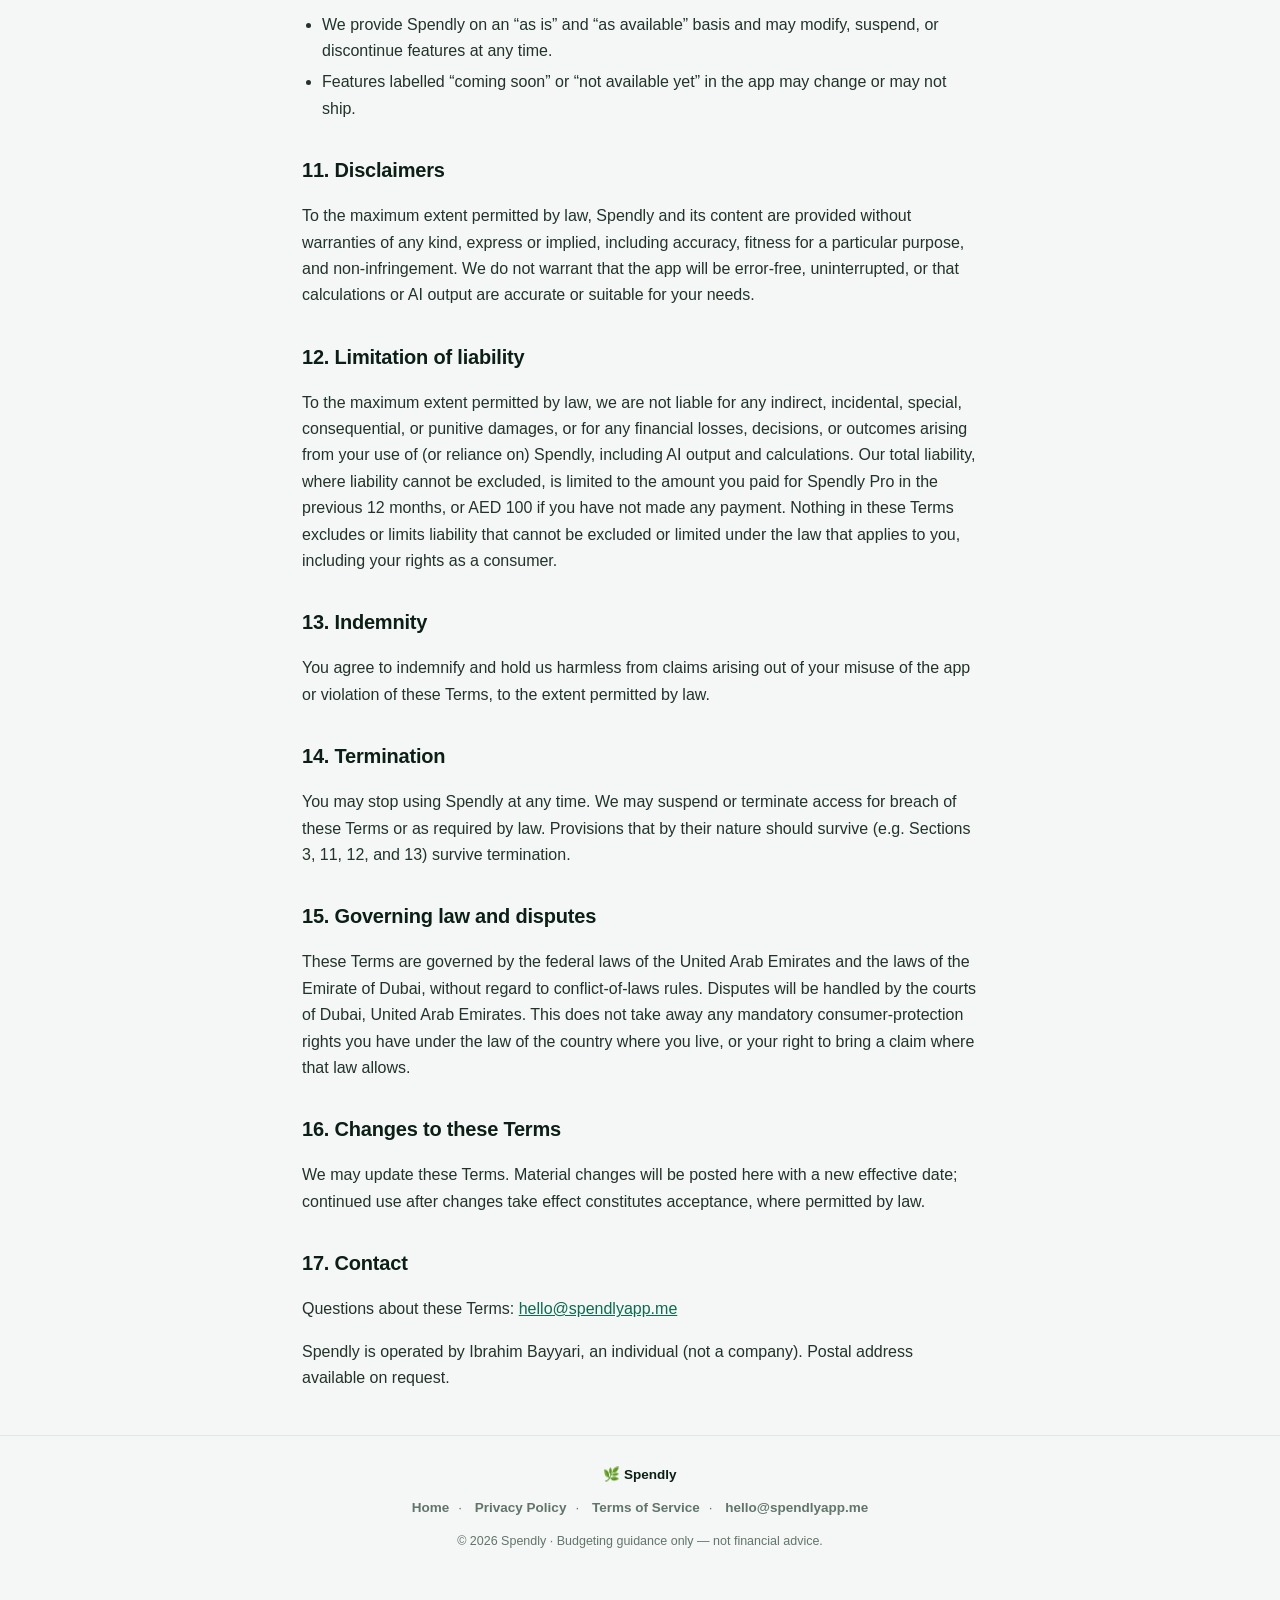
<file: terms/index.html>
<!DOCTYPE html>
<html lang="en">
<head>
  <meta charset="UTF-8" />
  <meta name="viewport" content="width=device-width, initial-scale=1" />
  <title>Spendly — Terms of Service</title>
  <meta name="description" content="Spendly Terms of Service (draft — subject to legal review)." />
  <meta name="theme-color" content="#07402f" />
  <link rel="icon" href="/favicon.ico" sizes="32x32" />
  <link rel="icon" type="image/png" href="/favicon-32.png" />
  <link rel="apple-touch-icon" href="/apple-touch-icon.png" />
  <link rel="stylesheet" href="/styles.css?v=2026-10-04" />
</head>
<body>
  <header class="nav">
    <div class="nav-inner">
      <a class="brand" href="/"><span class="leaf">🌿</span> Spendly</a>
      <nav class="nav-links">
        <a href="/privacy">Privacy</a>
        <a href="/terms">Terms</a>
      </nav>
    </div>
  </header>

  <main class="wrap-read legal">
    <div class="page-head">
      <a class="back-link" href="/">← Back to home</a>
      <h1>Terms of Service</h1>
    </div>
    <div class="draft-note">📝 Draft — subject to legal review.</div>

    <p class="meta"><strong>Effective date:</strong> 4 October 2026</p>
    <p class="meta"><strong>App:</strong> Spendly (“Spendly”, “the app”, “we”, “us”), operated by Ibrahim Bayyari, an individual</p>
    <p class="meta"><strong>Contact:</strong> <a href="mailto:hello@spendlyapp.me">hello@spendlyapp.me</a></p>
    <hr class="divider" />

    <h2>1. Acceptance of these Terms</h2>
    <p>These Terms are an agreement between you and Ibrahim Bayyari, the individual who operates Spendly (“we”, “us”). By downloading, accessing, or using Spendly, you agree to these Terms of Service and to our Privacy Policy. If you do not agree, do not use the app.</p>

    <h2>2. What Spendly is (and is not)</h2>
    <p>Spendly is a personal budgeting and expense-tracking app with optional AI help, for recording expenses, budgeting, and general money-habit guidance.</p>
    <p>Spendly is not a bank, lender, payment institution, broker, or licensed financial, investment, legal, or tax advisor. It does not hold your money, connect to your bank, or execute transactions. It is a personal tool, not a regulated financial service.</p>

    <h2>3. Not financial, legal, or tax advice</h2>
    <ul>
      <li>All content, numbers, “Money Age”, “safe to spend”, budgets, and Spendly AI responses are provided for general, educational, informational purposes only. They are not personalized financial, investment, legal, or tax advice and must not be relied on as such.</li>
      <li>Calculations use simplified formulas and the data you enter; they may be approximate or incomplete.</li>
      <li>You are solely responsible for your financial decisions. Consider a qualified professional for advice specific to your situation.</li>
    </ul>

    <h2>4. AI and on-device features — how they work and their limits</h2>
    <ul>
      <li>Spendly AI is powered by a third-party AI provider (OpenAI), reached through Spendly’s own backend. See the Privacy Policy, Section 6, for exactly what is sent — and note that nothing is sent until you agree.</li>
      <li>AI output is generated automatically and may be inaccurate, incomplete, or wrong. Always review any suggestion or figure yourself before acting on it.</li>
      <li>AI does not save anything. An AI expense suggestion is only a proposal — nothing is recorded until you confirm it.</li>
      <li>AI output is general educational guidance only. It is not financial, investment, tax, or legal advice, and Spendly is not a licensed financial adviser. We make no guarantee about any outcome, saving, or result.</li>
      <li>AI features have daily and monthly fair-use limits, which are higher on Spendly Pro; the current limits are shown in the app. AI depends on a third-party service and may be unavailable, slower, rate-limited, or withdrawn at any time. When the AI service cannot be reached, Spendly falls back to its built-in on-device logic so the app keeps working.</li>
      <li>Voice entry and receipt scanning run on your device and only fill in a draft. Speech and text recognition can be wrong, and a receipt total may be left blank when it cannot be read reliably — check every value before you save. Nothing is recorded until you confirm it.</li>
      <li>Auto-Track reads a bank message that you paste and proposes an expense for you to confirm. Spendly does not read your SMS messages or connect to your bank.</li>
    </ul>

    <h2>5. Accounts</h2>
    <ul>
      <li>Accounts are optional; Spendly works locally without one.</li>
      <li>If you create an account, you must provide accurate information (an email) and keep your credentials secure. You are responsible for activity under your account.</li>
      <li>You must be at least 18 years old and legally able to enter this agreement.</li>
      <li>We may suspend or terminate accounts that violate these Terms or the law.</li>
    </ul>

    <h2>6. Your data and content</h2>
    <ul>
      <li>You retain ownership of the data you enter. You grant us only the limited rights needed to operate the features you use (e.g. storing and syncing your data if you sign in), as described in the Privacy Policy.</li>
      <li>Local-first: by default your data stays on your device. Cloud sync is optional and only occurs if you sign in.</li>
      <li>You are responsible for keeping your own backups. Uninstalling the app removes all local data; “Delete transaction data” removes your expenses. If you have no account, deleted data may be unrecoverable.</li>
    </ul>

    <h2>7. Subscriptions and payments (“Spendly Pro”)</h2>
    <ul>
      <li>Spendly offers an optional paid “Spendly Pro” subscription, monthly or yearly. The features it includes and the current prices are shown in the app and by the App Store before you buy.</li>
      <li>Subscriptions are sold and processed by the Apple App Store and managed through our provider [RevenueCat] — not by us directly. The App Store’s terms, pricing display, billing, renewals, and refund policies apply.</li>
      <li>Payment is charged to your Apple ID when you confirm the purchase. Subscriptions renew automatically unless cancelled at least 24 hours before the end of the current period, and your account is charged for renewal within 24 hours before the period ends.</li>
      <li>Where the App Store shows a free trial, it converts to a paid subscription unless you cancel at least 24 hours before it ends. Whether you can have a free trial is decided by the App Store (usually once per Apple ID).</li>
      <li>Manage or cancel your subscription in your Apple ID account settings. Deleting the app or your Spendly account does not cancel it.</li>
      <li>Losing Pro (expiry or cancellation) re-locks Pro features only; it does not delete your expenses, budgets, settings, or exports.</li>
      <li>Refunds, where applicable, are handled by the App Store under its policies.</li>
    </ul>

    <h2>8. Acceptable use</h2>
    <p>You agree not to:</p>
    <ul>
      <li>use Spendly for unlawful purposes;</li>
      <li>attempt to breach security, access other users’ data, or bypass row-level access controls;</li>
      <li>reverse-engineer, disrupt, or overload the app or its providers; or</li>
      <li>misuse AI features to generate unlawful or harmful content.</li>
    </ul>

    <h2>9. Third-party services</h2>
    <p>Spendly relies on third-party providers (e.g. [Supabase] for accounts and sync; [OpenAI] for Spendly AI; [Apple] and [Google] for sign-in and purchases; [RevenueCat] for subscriptions; [Sentry] for crash reporting). Your use of those features is also subject to those providers’ terms and policies. We are not responsible for third-party services.</p>

    <h2>10. Availability and changes</h2>
    <ul>
      <li>We provide Spendly on an “as is” and “as available” basis and may modify, suspend, or discontinue features at any time.</li>
      <li>Features labelled “coming soon” or “not available yet” in the app may change or may not ship.</li>
    </ul>

    <h2>11. Disclaimers</h2>
    <p>To the maximum extent permitted by law, Spendly and its content are provided without warranties of any kind, express or implied, including accuracy, fitness for a particular purpose, and non-infringement. We do not warrant that the app will be error-free, uninterrupted, or that calculations or AI output are accurate or suitable for your needs.</p>

    <h2>12. Limitation of liability</h2>
    <p>To the maximum extent permitted by law, we are not liable for any indirect, incidental, special, consequential, or punitive damages, or for any financial losses, decisions, or outcomes arising from your use of (or reliance on) Spendly, including AI output and calculations. Our total liability, where liability cannot be excluded, is limited to the amount you paid for Spendly Pro in the previous 12 months, or AED 100 if you have not made any payment. Nothing in these Terms excludes or limits liability that cannot be excluded or limited under the law that applies to you, including your rights as a consumer.</p>

    <h2>13. Indemnity</h2>
    <p>You agree to indemnify and hold us harmless from claims arising out of your misuse of the app or violation of these Terms, to the extent permitted by law.</p>

    <h2>14. Termination</h2>
    <p>You may stop using Spendly at any time. We may suspend or terminate access for breach of these Terms or as required by law. Provisions that by their nature should survive (e.g. Sections 3, 11, 12, and 13) survive termination.</p>

    <h2>15. Governing law and disputes</h2>
    <p>These Terms are governed by the federal laws of the United Arab Emirates and the laws of the Emirate of Dubai, without regard to conflict-of-laws rules. Disputes will be handled by the courts of Dubai, United Arab Emirates. This does not take away any mandatory consumer-protection rights you have under the law of the country where you live, or your right to bring a claim where that law allows.</p>

    <h2>16. Changes to these Terms</h2>
    <p>We may update these Terms. Material changes will be posted here with a new effective date; continued use after changes take effect constitutes acceptance, where permitted by law.</p>

    <h2>17. Contact</h2>
    <p>Questions about these Terms: <a href="mailto:hello@spendlyapp.me">hello@spendlyapp.me</a></p>
    <p>Spendly is operated by Ibrahim Bayyari, an individual (not a company). Postal address available on request.</p>
  </main>

  <footer class="footer">
    <div class="f-brand">🌿 Spendly</div>
    <div class="f-links">
      <a href="/">Home</a>·
      <a href="/privacy">Privacy Policy</a>·
      <a href="/terms">Terms of Service</a>·
      <a href="mailto:hello@spendlyapp.me">hello@spendlyapp.me</a>
    </div>
    <p class="f-note">© 2026 Spendly · Budgeting guidance only — not financial advice.</p>
  </footer>
</body>
</html>
</file>
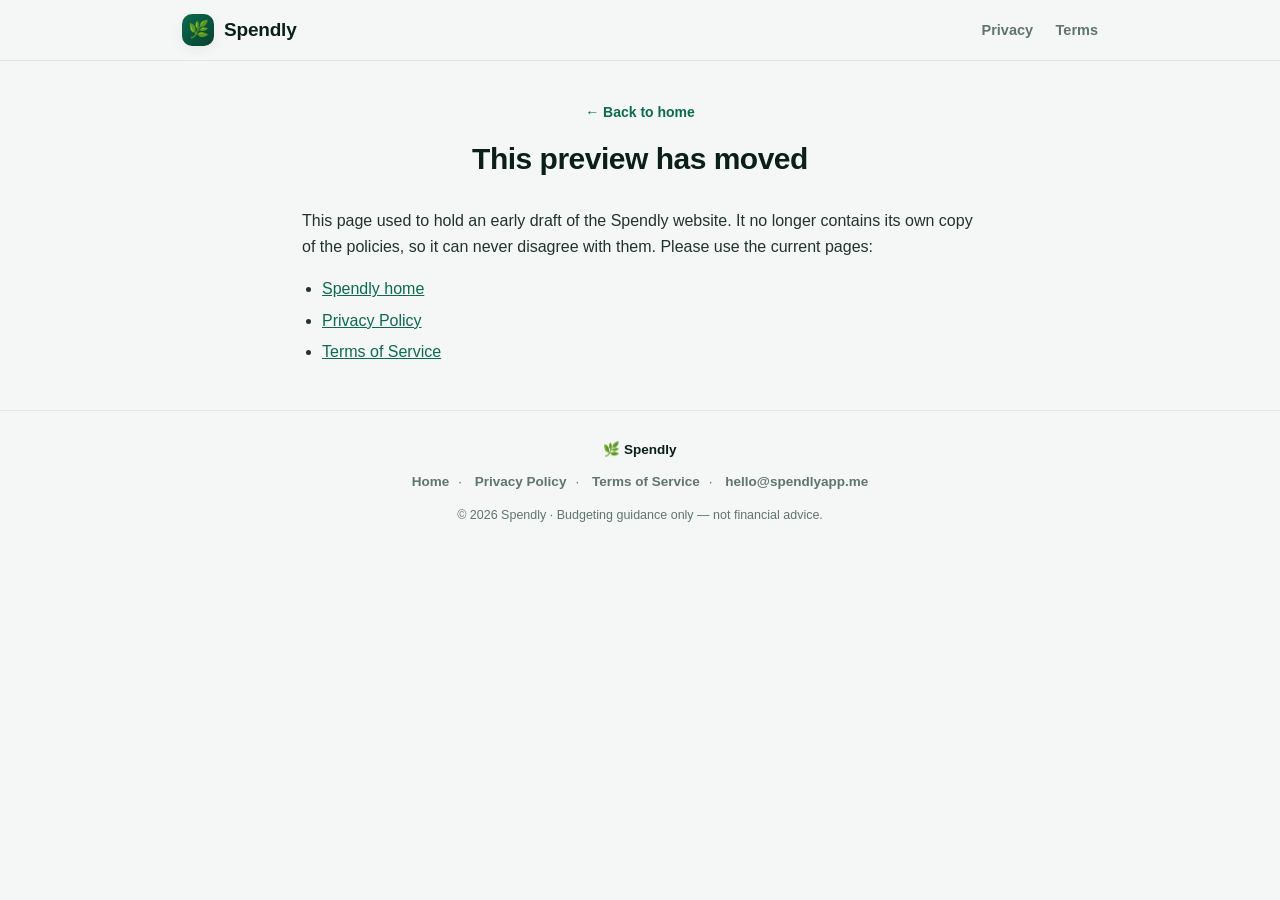
<file: preview.html>
<!DOCTYPE html>
<html lang="en">
<head>
  <meta charset="UTF-8" />
  <meta name="viewport" content="width=device-width, initial-scale=1" />
  <title>Spendly — Preview</title>
  <meta name="robots" content="noindex" />
  <meta name="theme-color" content="#07402f" />
  <link rel="icon" href="/favicon.ico" sizes="32x32" />
  <link rel="icon" type="image/png" href="/favicon-32.png" />
  <link rel="apple-touch-icon" href="/apple-touch-icon.png" />
  <link rel="stylesheet" href="/styles.css?v=2026-10-04" />
</head>
<body>
  <header class="nav">
    <div class="nav-inner">
      <a class="brand" href="/"><span class="leaf">🌿</span> Spendly</a>
      <nav class="nav-links">
        <a href="/privacy">Privacy</a>
        <a href="/terms">Terms</a>
      </nav>
    </div>
  </header>

  <main class="wrap-read legal">
    <div class="page-head">
      <a class="back-link" href="/">← Back to home</a>
      <h1>This preview has moved</h1>
    </div>
    <p>This page used to hold an early draft of the Spendly website. It no longer contains its own copy of the policies, so it can never disagree with them. Please use the current pages:</p>
    <ul>
      <li><a href="/">Spendly home</a></li>
      <li><a href="/privacy">Privacy Policy</a></li>
      <li><a href="/terms">Terms of Service</a></li>
    </ul>
  </main>

  <footer class="footer">
    <div class="f-brand">🌿 Spendly</div>
    <div class="f-links">
      <a href="/">Home</a>·
      <a href="/privacy">Privacy Policy</a>·
      <a href="/terms">Terms of Service</a>·
      <a href="mailto:hello@spendlyapp.me">hello@spendlyapp.me</a>
    </div>
    <p class="f-note">© 2026 Spendly · Budgeting guidance only — not financial advice.</p>
  </footer>
</body>
</html>
</file>
<file: styles.css>
/* Spendly website — plain CSS, no frameworks, no JS. Emerald/mint brand. */

:root {
  --bg: #f4f7f5;
  --bg-tint: #eef4f0;
  --card: #ffffff;
  --card2: #ebf1ed;
  --text: #0c1f17;
  --text-soft: #22332b;
  --muted: #61756b;
  --line: #e0e8e3;
  --primary: #0b6b4f;
  --deep: #07402f;
  --mint: #31c48d;
  --gold-soft: #f7eed6;
  --gold-bright: #d4af37;
  --shadow: 0 10px 30px rgba(12, 31, 23, 0.08);
  --shadow-sm: 0 4px 14px rgba(12, 31, 23, 0.06);
  --maxw: 960px;
  --readw: 720px;
}

* { box-sizing: border-box; }
html { -webkit-text-size-adjust: 100%; scroll-behavior: smooth; }

body {
  margin: 0;
  background: var(--bg);
  color: var(--text);
  font-family: -apple-system, BlinkMacSystemFont, "Segoe UI", Roboto, Helvetica, Arial, sans-serif;
  line-height: 1.65;
  font-size: 16px;
  -webkit-font-smoothing: antialiased;
}

a { color: var(--primary); }

.wrap { max-width: var(--maxw); margin: 0 auto; padding: 0 22px; }
.wrap-read { max-width: var(--readw); margin: 0 auto; padding: 0 22px; }

/* ---- Top nav ---- */
.nav {
  position: sticky;
  top: 0;
  z-index: 10;
  background: rgba(244, 247, 245, 0.86);
  backdrop-filter: saturate(140%) blur(8px);
  border-bottom: 1px solid var(--line);
}
.nav-inner {
  display: flex;
  align-items: center;
  justify-content: space-between;
  gap: 16px;
  padding: 14px 22px;
  max-width: var(--maxw);
  margin: 0 auto;
}
.brand {
  display: inline-flex;
  align-items: center;
  gap: 10px;
  font-weight: 800;
  font-size: 19px;
  color: var(--text);
  text-decoration: none;
  letter-spacing: -0.2px;
}
.brand .leaf {
  width: 32px;
  height: 32px;
  border-radius: 10px;
  background: linear-gradient(135deg, var(--primary), var(--deep));
  display: inline-flex;
  align-items: center;
  justify-content: center;
  font-size: 17px;
  box-shadow: var(--shadow-sm);
}
.nav-links a {
  margin-left: 18px;
  text-decoration: none;
  color: var(--muted);
  font-weight: 600;
  font-size: 14.5px;
}
.nav-links a:hover { color: var(--primary); }

/* ---- Hero ---- */
.hero {
  position: relative;
  overflow: hidden;
  background: radial-gradient(120% 120% at 50% -10%, #0e7a5b 0%, #0b6b4f 38%, #07402f 78%, #0a2e26 100%);
  color: #fff;
  border-radius: 26px;
  padding: 64px 30px 60px;
  text-align: center;
  margin: 30px 0 26px;
  box-shadow: var(--shadow);
}
.hero::after {
  content: "";
  position: absolute;
  inset: 0;
  background: radial-gradient(60% 40% at 50% 0%, rgba(49, 196, 141, 0.35), transparent 70%);
  pointer-events: none;
}
.hero > * { position: relative; z-index: 1; }
.badge {
  display: inline-flex;
  align-items: center;
  gap: 8px;
  background: rgba(255, 255, 255, 0.14);
  border: 1px solid rgba(255, 255, 255, 0.28);
  color: #eafff5;
  border-radius: 999px;
  padding: 7px 15px;
  font-size: 12.5px;
  font-weight: 700;
  letter-spacing: 0.3px;
  margin-bottom: 20px;
}
.badge .dot { width: 7px; height: 7px; border-radius: 50%; background: var(--mint); box-shadow: 0 0 0 4px rgba(49, 196, 141, 0.25); }
.hero h1 { font-size: 46px; line-height: 1.05; margin: 6px 0 6px; font-weight: 800; letter-spacing: -1px; }
.hero .tagline { color: var(--mint); font-weight: 700; font-size: 19px; margin: 0 0 16px; }
.hero .lead { color: rgba(255, 255, 255, 0.92); max-width: 560px; margin: 0 auto 26px; font-size: 17px; }

.btn-row { display: flex; gap: 12px; justify-content: center; flex-wrap: wrap; }
.btn {
  display: inline-block;
  text-decoration: none;
  font-weight: 700;
  border-radius: 12px;
  padding: 13px 22px;
  font-size: 15px;
  transition: transform 0.06s ease, opacity 0.15s ease;
}
.btn:active { transform: translateY(1px); }
.btn-primary { background: var(--mint); color: #04150e; box-shadow: 0 6px 18px rgba(49, 196, 141, 0.35); }
.btn-ghost { background: rgba(255, 255, 255, 0.1); color: #fff; border: 1px solid rgba(255, 255, 255, 0.4); }
.btn:hover { opacity: 0.94; }
.hero .notify { margin-top: 18px; font-size: 13.5px; color: rgba(255, 255, 255, 0.8); }
.hero .notify a { color: #eafff5; font-weight: 700; }

/* ---- Feature cards ---- */
.section-head { text-align: center; margin: 40px 0 6px; }
.section-head h2 { font-size: 24px; margin: 0; letter-spacing: -0.4px; }
.section-head p { color: var(--muted); margin: 6px 0 0; }

.features {
  display: grid;
  grid-template-columns: repeat(3, 1fr);
  gap: 16px;
  margin: 22px 0 10px;
}
.feature {
  background: var(--card);
  border: 1px solid var(--line);
  border-radius: 18px;
  padding: 22px;
  box-shadow: var(--shadow-sm);
}
.feature .icon {
  width: 46px;
  height: 46px;
  border-radius: 13px;
  background: var(--card2);
  display: flex;
  align-items: center;
  justify-content: center;
  font-size: 22px;
  margin-bottom: 12px;
}
.feature h3 { margin: 0 0 4px; font-size: 17px; }
.feature p { margin: 0; color: var(--muted); font-size: 14.5px; }
.feature .soon {
  display: inline-block;
  margin-top: 10px;
  font-size: 11px;
  font-weight: 800;
  letter-spacing: 0.4px;
  color: #7a5f12;
  background: var(--gold-soft);
  border: 1px solid var(--gold-bright);
  border-radius: 999px;
  padding: 3px 9px;
}

/* ---- Honesty / disclaimer strip ---- */
.disclaimer {
  background: var(--bg-tint);
  border: 1px solid var(--line);
  border-radius: 16px;
  padding: 16px 18px;
  margin: 24px 0;
  color: var(--muted);
  font-size: 13.5px;
  text-align: center;
}

.contact-cta { text-align: center; color: var(--muted); margin: 26px 0 10px; }
.contact-cta a { font-weight: 700; }

/* ---- Legal pages ---- */
.legal { padding-top: 8px; }
.legal .page-head {
  text-align: center;
  padding: 26px 0 6px;
}
.legal h1 { font-size: 30px; margin: 8px 0 2px; letter-spacing: -0.5px; }
.legal h2 { font-size: 20px; margin: 32px 0 6px; letter-spacing: -0.2px; }
.legal h3 { font-size: 16.5px; margin: 22px 0 4px; color: var(--text); }
.legal p, .legal li { color: var(--text-soft); }
.legal ul { padding-left: 20px; }
.legal li { margin: 5px 0; }
.legal .meta { color: var(--muted); font-size: 14.5px; margin: 2px 0; }
.legal .divider { height: 1px; background: var(--line); border: 0; margin: 22px 0 6px; }

.draft-note {
  background: var(--gold-soft);
  border: 1px solid var(--gold-bright);
  color: #3a2e08;
  border-radius: 12px;
  padding: 12px 14px;
  font-weight: 700;
  font-size: 14px;
  margin: 16px auto 4px;
  max-width: var(--readw);
  text-align: center;
}
/* Long package names and repository URLs on /licenses must wrap on narrow phones. */
.legal h3, .legal li { overflow-wrap: anywhere; }
.legal pre.licence {
  white-space: pre-wrap;
  overflow-wrap: anywhere;
  font-size: 12px;
  line-height: 1.5;
  color: var(--text-soft);
  background: var(--card, transparent);
  border: 1px solid var(--line);
  border-radius: 10px;
  padding: 12px;
  margin: 6px 0 18px;
}
.back-link { display: inline-block; margin: 6px 0 2px; color: var(--primary); font-weight: 700; text-decoration: none; font-size: 14px; }
.back-link:hover { text-decoration: underline; }

/* ---- Footer ---- */
.footer {
  border-top: 1px solid var(--line);
  margin-top: 44px;
  padding: 28px 22px 46px;
  text-align: center;
  color: var(--muted);
  font-size: 13.5px;
}
.footer .f-brand { font-weight: 800; color: var(--text); }
.footer .f-links { margin-top: 10px; }
.footer .f-links a { color: var(--muted); text-decoration: none; margin: 0 9px; font-weight: 600; }
.footer .f-links a:hover { color: var(--primary); }
.footer .f-note { margin-top: 12px; font-size: 12.5px; color: var(--muted); max-width: 560px; margin-left: auto; margin-right: auto; }

/* ---- Responsive ---- */
@media (max-width: 720px) {
  .features { grid-template-columns: 1fr; }
  .hero { padding: 48px 22px 44px; border-radius: 20px; }
  .hero h1 { font-size: 36px; }
  .hero .lead { font-size: 16px; }
  body { font-size: 15.5px; }
  .nav-links a { margin-left: 14px; font-size: 13.5px; }
}

/* ---- Dark mode ---- */
@media (prefers-color-scheme: dark) {
  :root {
    --bg: #090e0b;
    --bg-tint: #101812;
    --card: #121b15;
    --card2: #1b2820;
    --text: #edf5ef;
    --text-soft: #d7e3dc;
    --muted: #8ca295;
    --line: #233227;
    --primary: #2bd48f;
    --shadow: 0 10px 30px rgba(0, 0, 0, 0.4);
    --shadow-sm: 0 4px 14px rgba(0, 0, 0, 0.3);
  }
  .nav { background: rgba(9, 14, 11, 0.86); }
  .draft-note { background: #2c2310; border-color: #efcb6b; color: #f3e6c4; }
  .feature .soon { color: #f3e6c4; background: #2c2310; border-color: #efcb6b; }
  .btn-primary { color: #04150e; }
}
</file>
